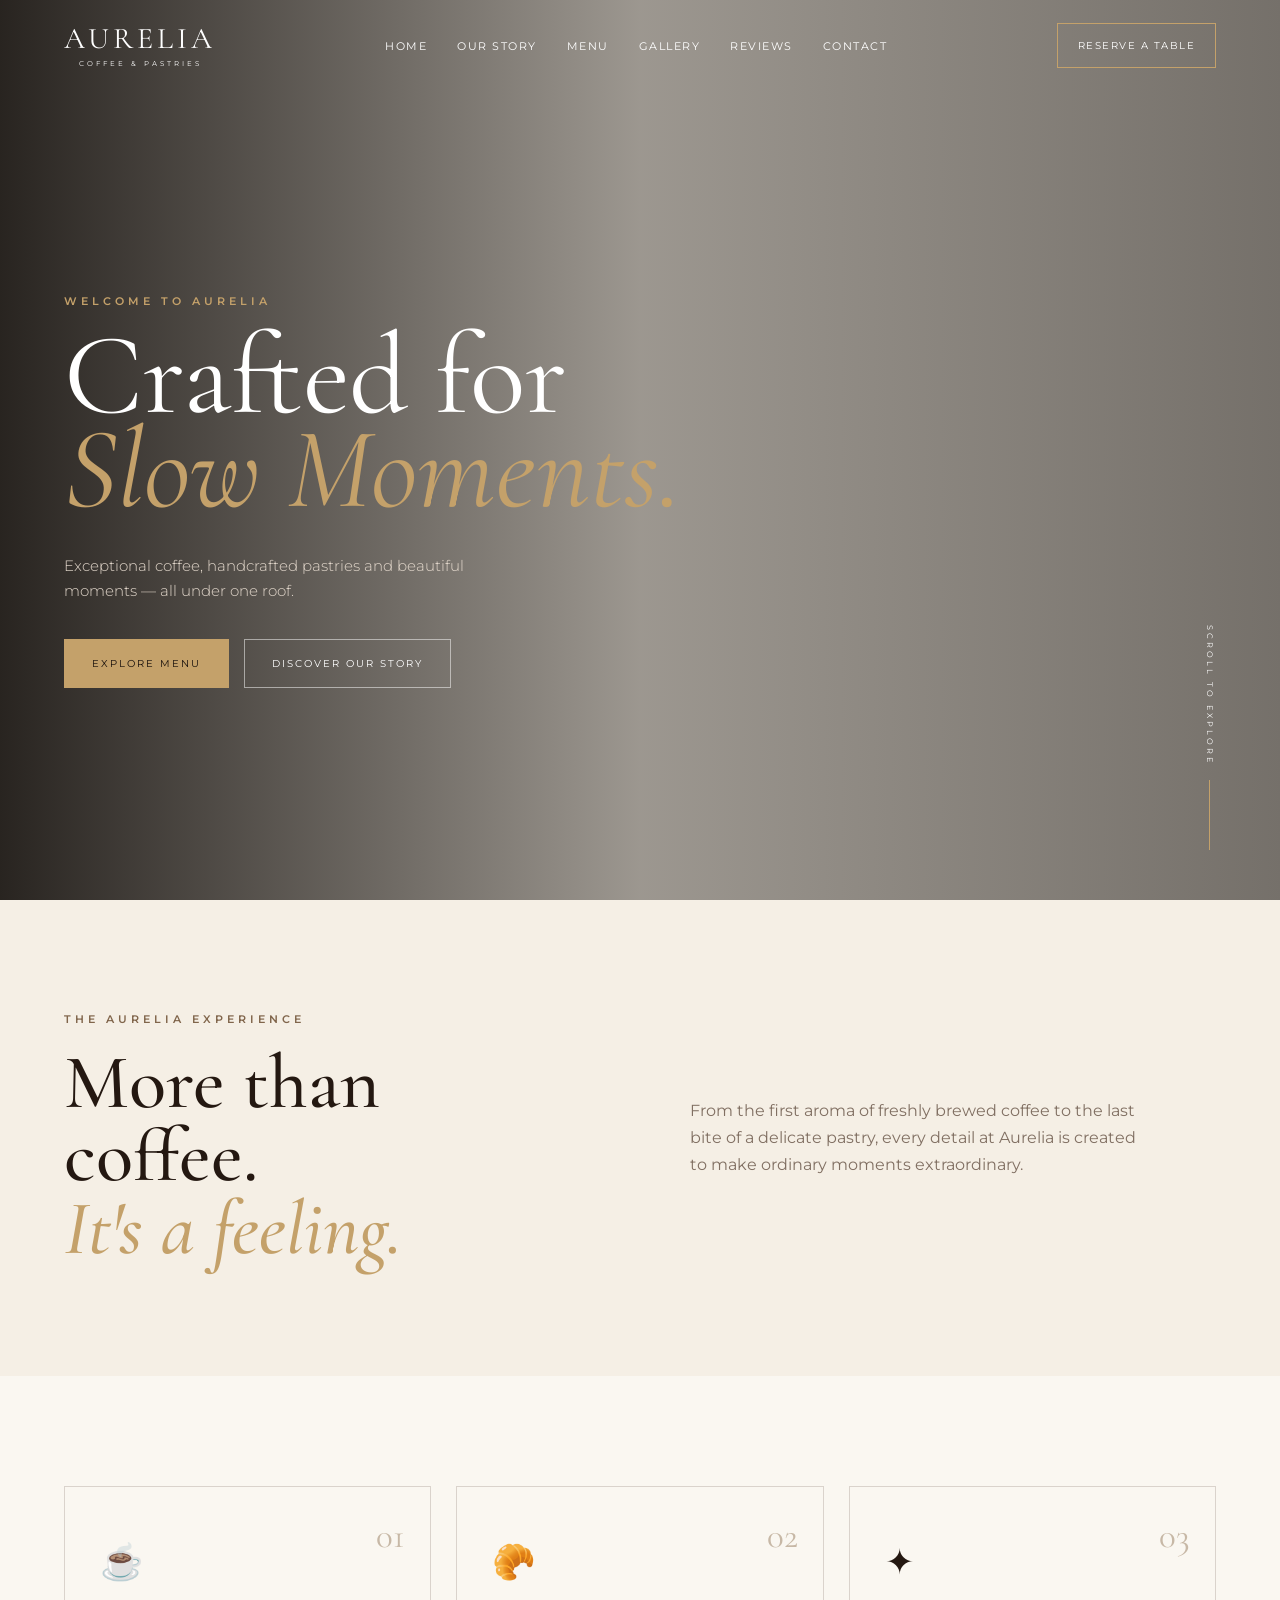
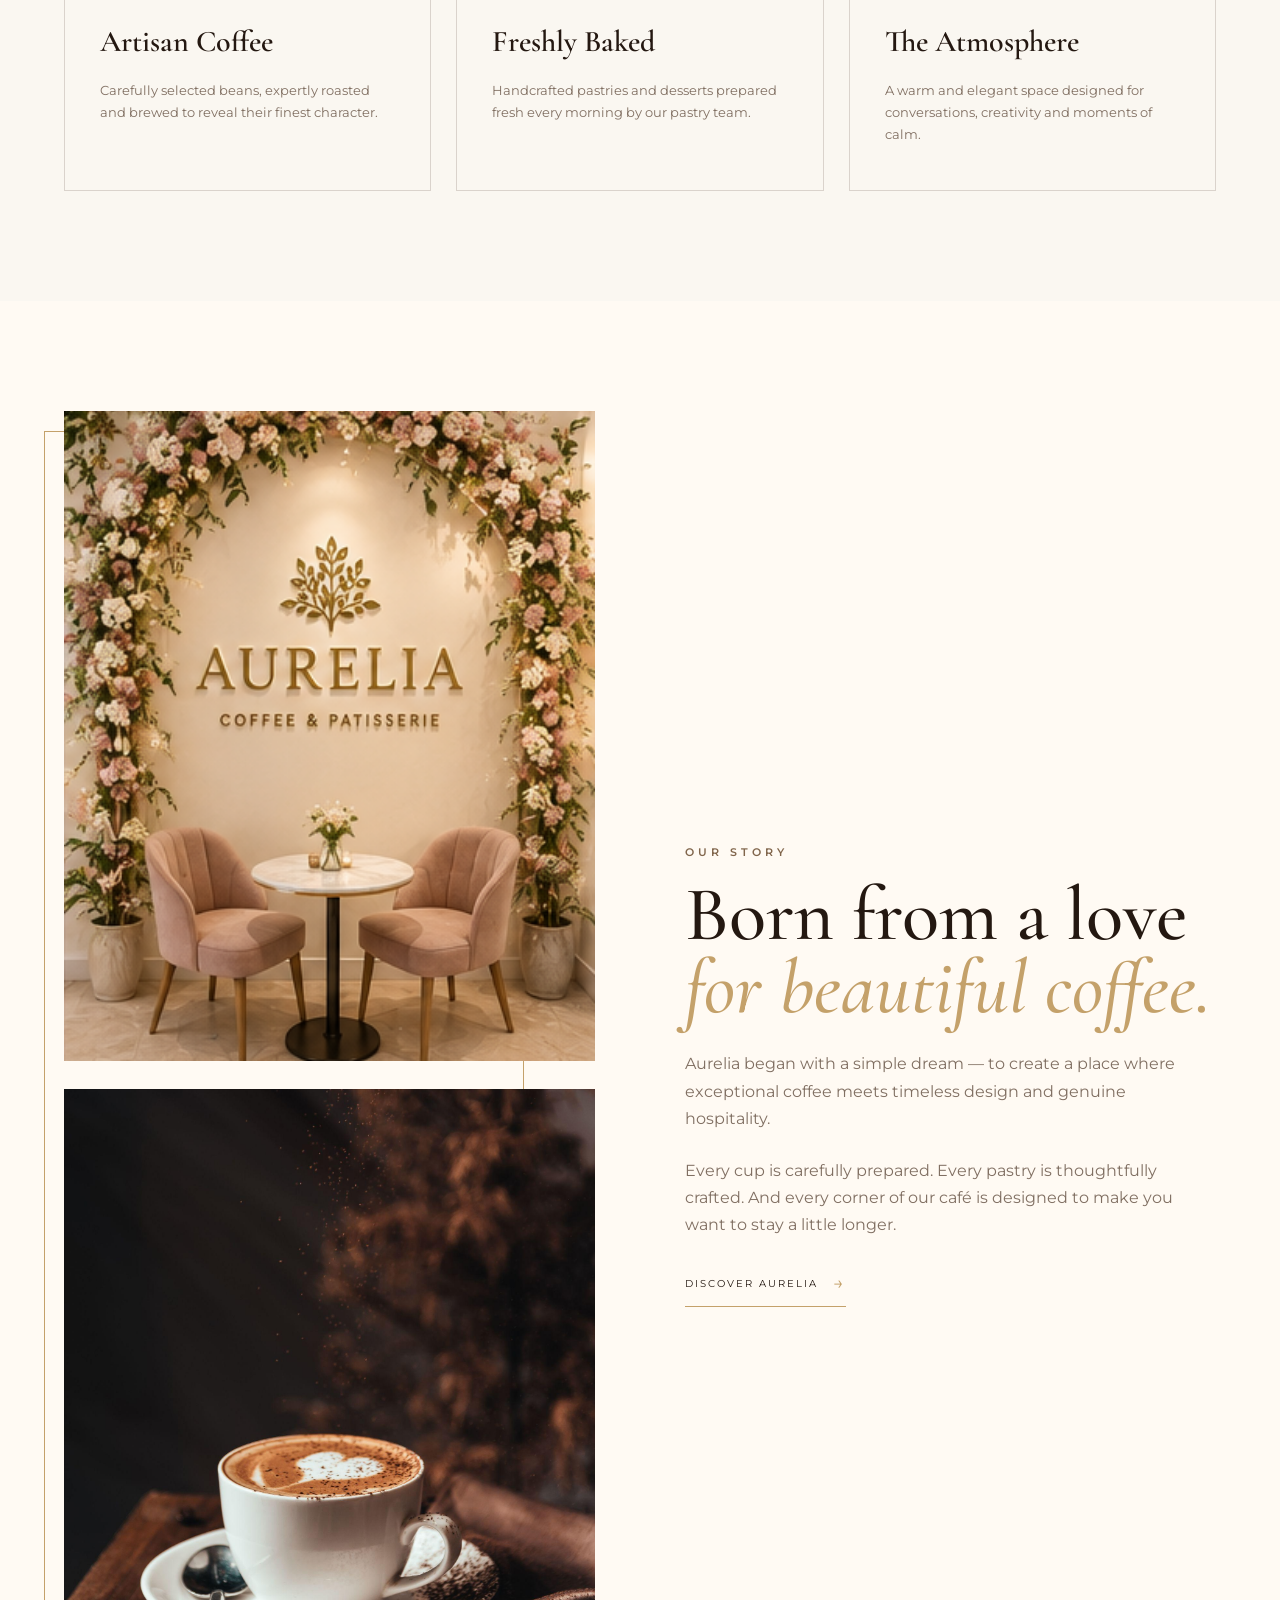
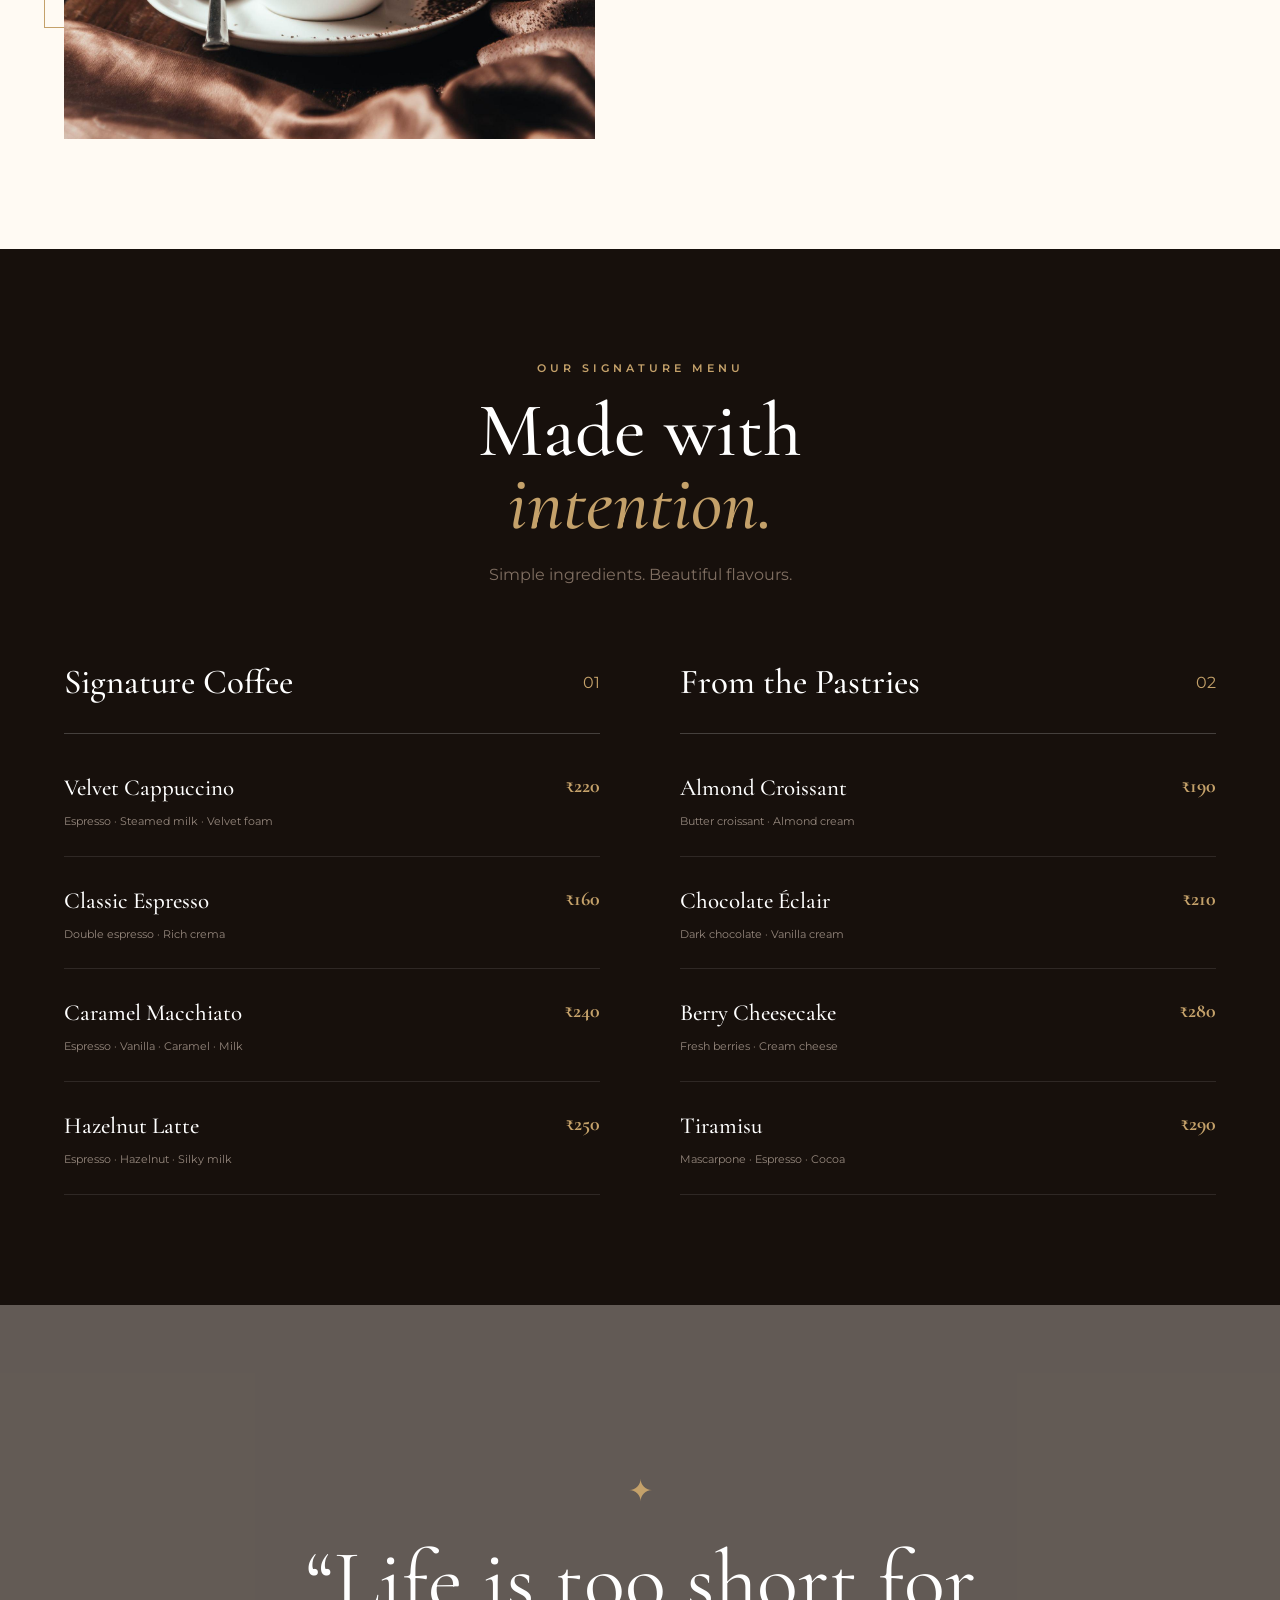
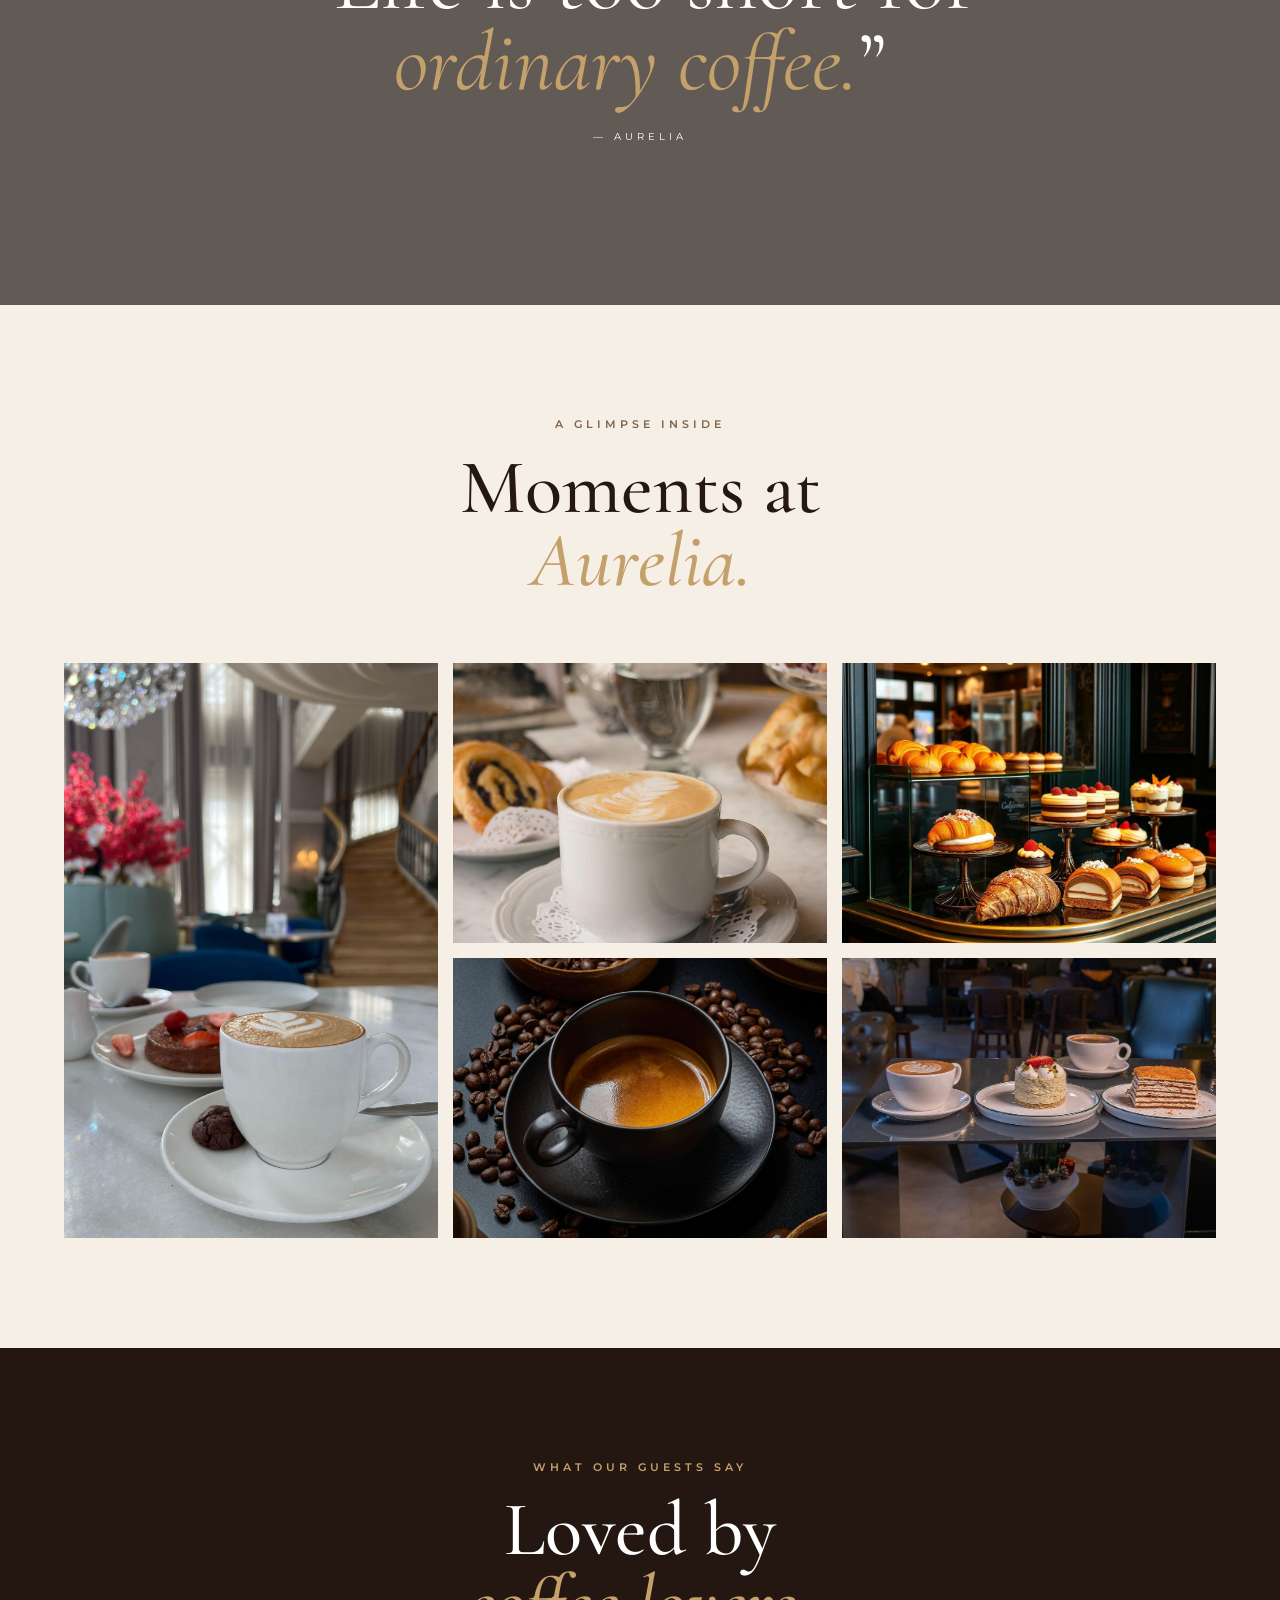
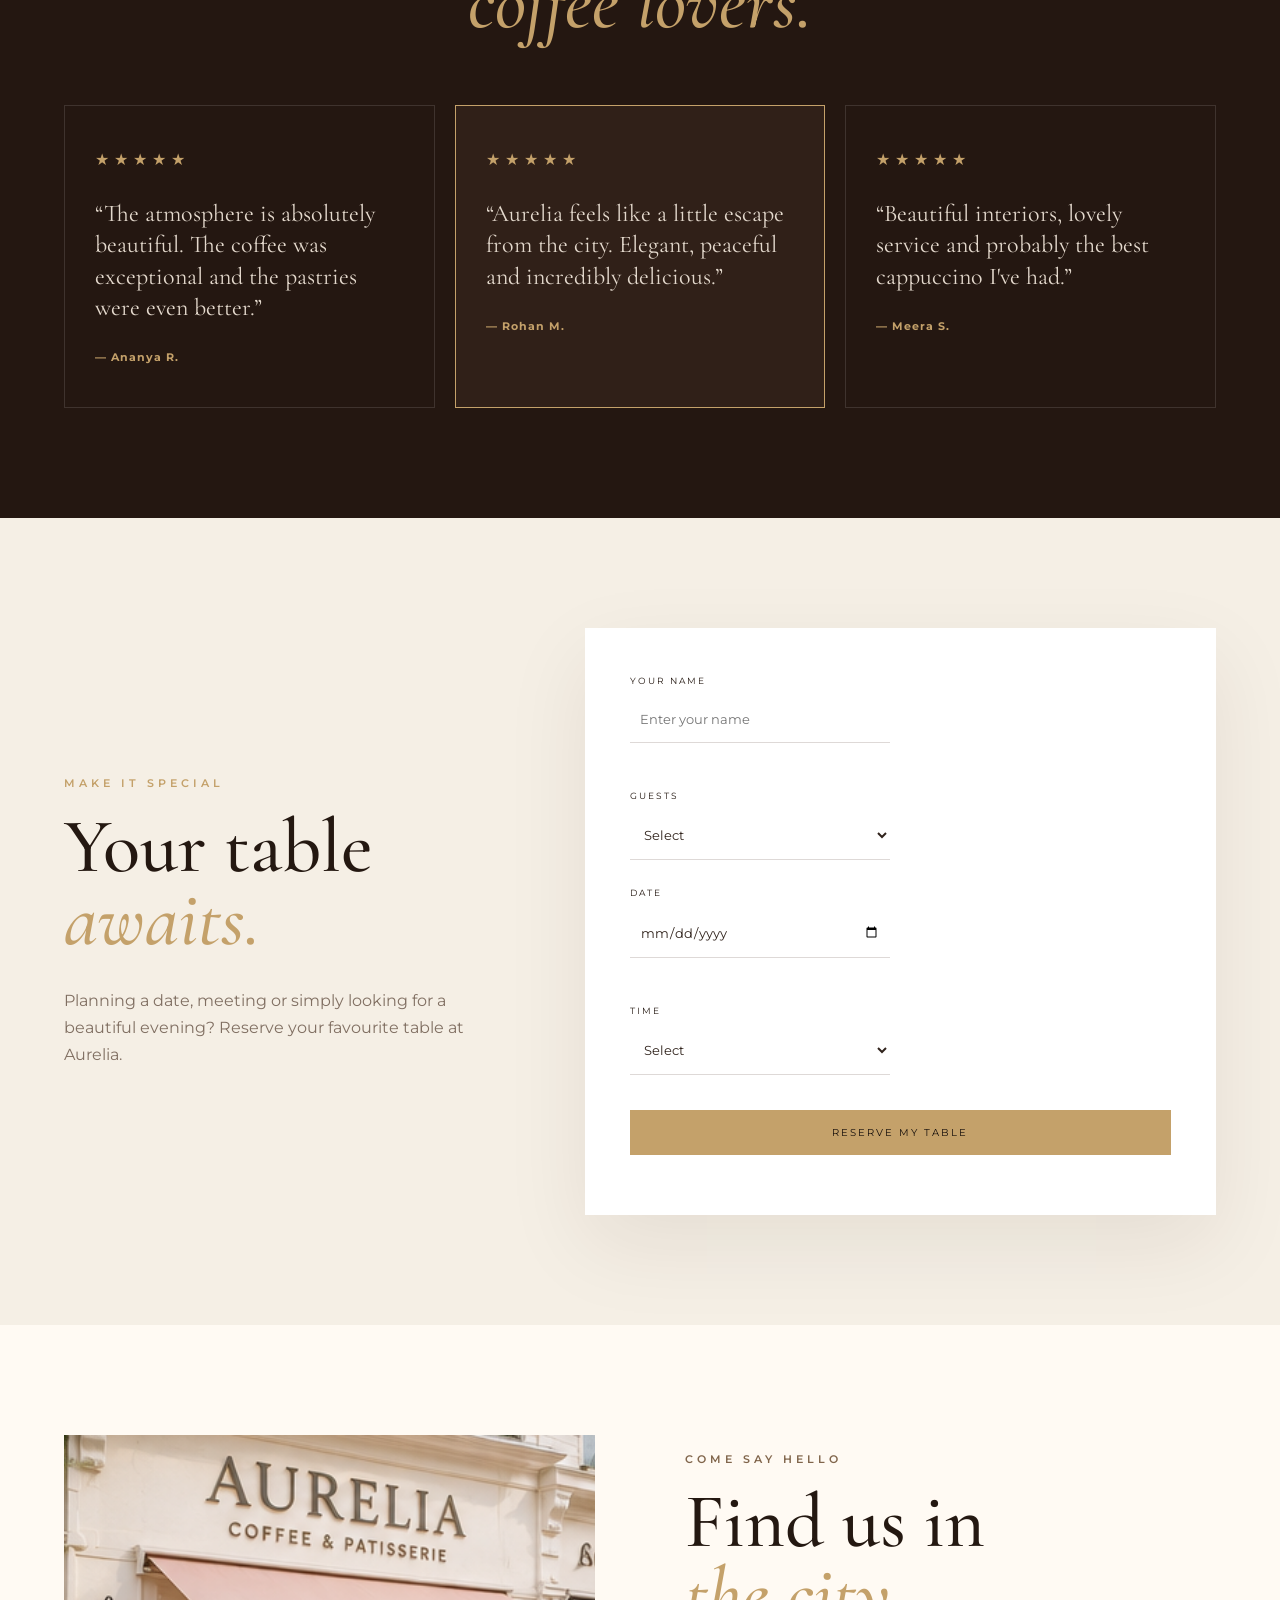
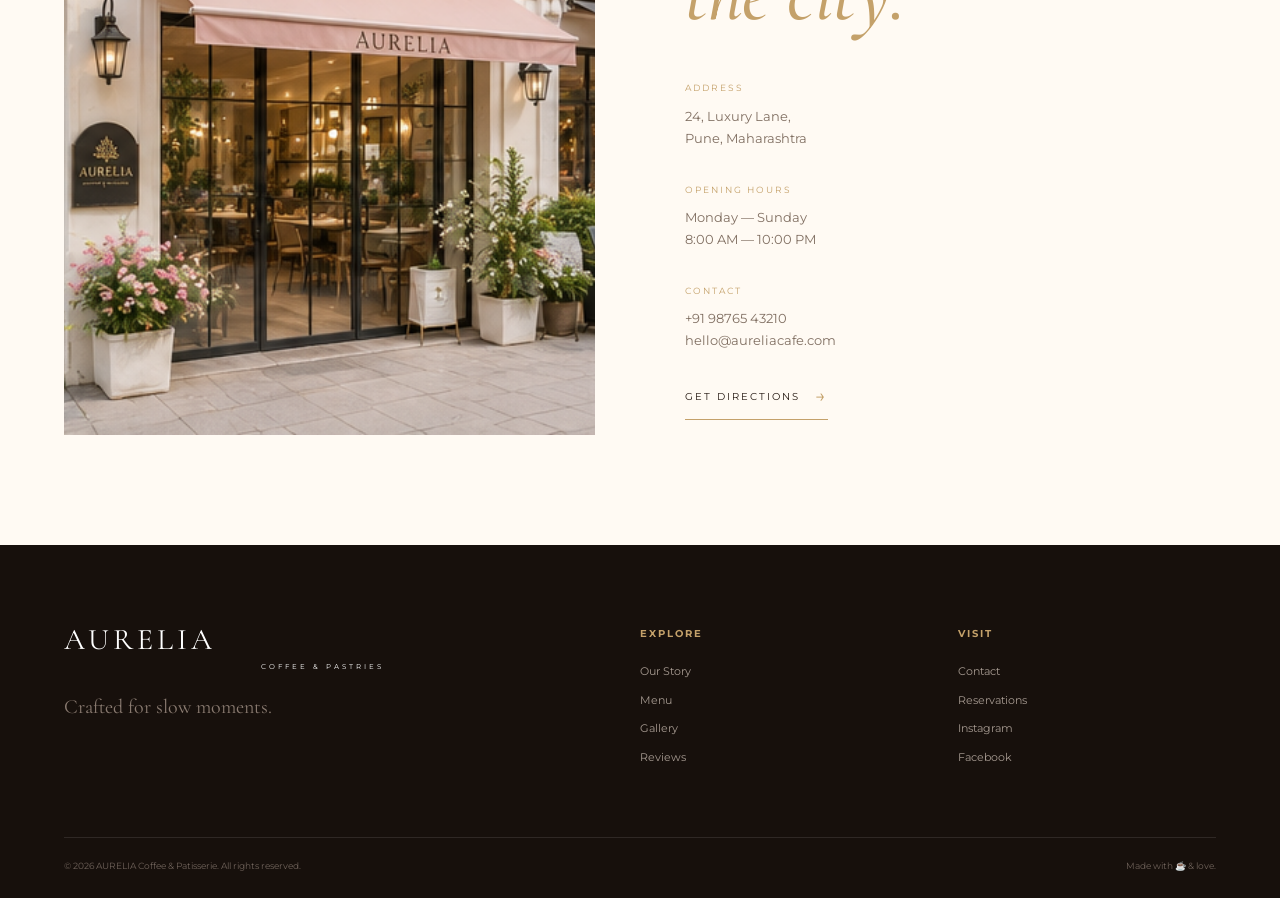
<file: index.html>
<!DOCTYPE html>
<html lang="en">

<head>
    <meta charset="UTF-8">
    <meta name="viewport" content="width=device-width, initial-scale=1.0">

    <meta name="description"
        content="AURELIA Coffee & Patisserie - A luxurious destination for handcrafted coffee, pastries and unforgettable moments.">

    <title>AURELIA | Coffee & Patisserie</title>

    <!-- Google Fonts -->
    <link rel="preconnect" href="https://fonts.googleapis.com">
    <link rel="preconnect" href="https://fonts.gstatic.com" crossorigin>

    <link
        href="https://fonts.googleapis.com/css2?family=Cormorant+Garamond:wght@400;500;600;700&family=Montserrat:wght@300;400;500;600&display=swap"
        rel="stylesheet">

    <!-- CSS -->
    <link rel="stylesheet" href="style.css">
</head>

<body>

    <!-- HEADER -->

    <header class="header">

        <nav class="navbar container">

            <a href="#home" class="logo">
                AURELIA
                <span>COFFEE & PASTRIES </span>
            </a>

            <button class="menu-toggle" aria-label="Open navigation menu">
                <span></span>
                <span></span>
                <span></span>
            </button>

            <ul class="nav-links">
                <li><a href="#home">Home</a></li>
                <li><a href="#about">Our Story</a></li>
                <li><a href="#menu">Menu</a></li>
                <li><a href="#gallery">Gallery</a></li>
                <li><a href="#reviews">Reviews</a></li>
                <li><a href="#contact">Contact</a></li>
            </ul>

            <a href="#reservation" class="nav-button">
                Reserve a Table
            </a>

        </nav>

    </header>


    <!-- ================= MAIN ================= -->

    <main>

        <!-- ================= HERO ================= -->

        <section class="hero" id="home">

            <div class="hero-overlay"></div>

            <div class="hero-content container">

                <p class="eyebrow">WELCOME TO AURELIA</p>

                <h1>
                    Crafted for
                    <span>Slow Moments.</span>
                </h1>

                <p class="hero-text">
                    Exceptional coffee, handcrafted pastries and
                    beautiful moments — all under one roof.
                </p>

                <div class="hero-buttons">

                    <a href="#menu" class="primary-button">
                        Explore Menu
                    </a>

                    <a href="#about" class="secondary-button">
                        Discover Our Story
                    </a>

                </div>

            </div>

            <div class="scroll-indicator">
                <span>SCROLL TO EXPLORE</span>
                <div></div>
            </div>

        </section>


        <!-- ================= INTRO ================= -->

        <section class="intro section">

            <div class="container intro-content">

                <div>
                    <p class="eyebrow dark">THE AURELIA EXPERIENCE</p>

                    <h2>
                        More than coffee.
                        <span>It's a feeling.</span>
                    </h2>
                </div>

                <p class="intro-description">
                    From the first aroma of freshly brewed coffee to the
                    last bite of a delicate pastry, every detail at Aurelia
                    is created to make ordinary moments extraordinary.
                </p>

            </div>

        </section>


        <!-- ================= FEATURES ================= -->

        <section class="features section">

            <div class="container feature-grid">

                <article class="feature-card reveal">

                    <div class="feature-number">01</div>

                    <div class="feature-icon">☕</div>

                    <h3>Artisan Coffee</h3>

                    <p>
                        Carefully selected beans, expertly roasted and
                        brewed to reveal their finest character.
                    </p>

                </article>


                <article class="feature-card reveal">

                    <div class="feature-number">02</div>

                    <div class="feature-icon">🥐</div>

                    <h3>Freshly Baked</h3>

                    <p>
                        Handcrafted pastries and desserts prepared
                        fresh every morning by our pastry team.
                    </p>

                </article>


                <article class="feature-card reveal">

                    <div class="feature-number">03</div>

                    <div class="feature-icon">✦</div>

                    <h3>The Atmosphere</h3>

                    <p>
                        A warm and elegant space designed for conversations,
                        creativity and moments of calm.
                    </p>

                </article>

            </div>

        </section>


        <!-- ABOUT -->

        <section class="about section" id="about">

            <div class="container about-grid">

                <div class="about-image reveal">
                    <img src="images/aureliaa .png" width="300"
                        alt="Elegant Aurelia cafe interior"><br>
                        
                        <img src="images/coffe2.jpg" width="300"/>
                </div>

                <div class="about-content reveal">

                    <p class="eyebrow dark">
                        OUR STORY
                    </p>

                    <h2>
                        Born from a love
                        <span>for beautiful coffee.</span>
                    </h2>

                    <p>
                        Aurelia began with a simple dream — to create a
                        place where exceptional coffee meets timeless
                        design and genuine hospitality.
                    </p>

                    <p>
                        Every cup is carefully prepared. Every pastry is
                        thoughtfully crafted. And every corner of our café
                        is designed to make you want to stay a little longer.
                    </p>

                    <a href="#contact" class="text-link">
                        Discover Aurelia
                        <span>→</span>
                    </a>

                </div>

            </div>

        </section>


        <!--MENU-->

        <section class="menu-section section" id="menu">

            <div class="container">

                <div class="section-heading reveal">

                    <p class="eyebrow">OUR SIGNATURE MENU</p>

                    <h2>
                        Made with
                        <span>intention.</span>
                    </h2>

                    <p>
                        Simple ingredients. Beautiful flavours.
                    </p>

                </div>


                <div class="menu-grid">

                    <!-- Coffee -->

                    <div class="menu-category reveal">

                        <div class="category-heading">
                            <h3>Signature Coffee</h3>
                            <span>01</span>
                        </div>

                        <article class="menu-item">
                            <div>
                                <h4>Velvet Cappuccino</h4>
                                <p>Espresso · Steamed milk · Velvet foam</p>
                            </div>
                            <strong>₹220</strong>
                        </article>

                        <article class="menu-item">
                            <div>
                                <h4>Classic Espresso</h4>
                                <p>Double espresso · Rich crema</p>
                            </div>
                            <strong>₹160</strong>
                        </article>

                        <article class="menu-item">
                            <div>
                                <h4>Caramel Macchiato</h4>
                                <p>Espresso · Vanilla · Caramel · Milk</p>
                            </div>
                            <strong>₹240</strong>
                        </article>

                        <article class="menu-item">
                            <div>
                                <h4>Hazelnut Latte</h4>
                                <p>Espresso · Hazelnut · Silky milk</p>
                            </div>
                            <strong>₹250</strong>
                        </article>

                    </div>


                    <!-- Pastries -->

                    <div class="menu-category reveal">

                        <div class="category-heading">
                            <h3>From the Pastries</h3>
                            <span>02</span>
                        </div>

                        <article class="menu-item">
                            <div>
                                <h4>Almond Croissant</h4>
                                <p>Butter croissant · Almond cream</p>
                            </div>
                            <strong>₹190</strong>
                        </article>

                        <article class="menu-item">
                            <div>
                                <h4>Chocolate Éclair</h4>
                                <p>Dark chocolate · Vanilla cream</p>
                            </div>
                            <strong>₹210</strong>
                        </article>

                        <article class="menu-item">
                            <div>
                                <h4>Berry Cheesecake</h4>
                                <p>Fresh berries · Cream cheese</p>
                            </div>
                            <strong>₹280</strong>
                        </article>

                        <article class="menu-item">
                            <div>
                                <h4>Tiramisu</h4>
                                <p>Mascarpone · Espresso · Cocoa</p>
                            </div>
                            <strong>₹290</strong>
                        </article>

                    </div>

                </div>

            </div>

        </section>


        <!--QUOTE -->

        <section class="quote-section">

            <div class="quote-overlay"></div>

            <div class="container quote-content reveal">

                <span>✦</span>

                <blockquote>
                    “Life is too short for
                    <em>ordinary coffee.</em>”
                </blockquote>

                <p>— AURELIA</p>

            </div>

        </section>


        <!-- GALLERY -->
        <section class="gallery section" id="gallery">

            <div class="container">

                <div class="section-heading reveal">

                    <p class="eyebrow dark">A GLIMPSE INSIDE</p>

                    <h2>
                        Moments at
                        <span>Aurelia.</span>
                    </h2>

                </div>


                <div class="gallery-grid">

                    <figure class="gallery-item gallery-large reveal">
                        <img src="images/galley1.jpg" width="400"
                            alt="Luxury cafe interior">
                        <figcaption>Coffee & Conversations</figcaption>
                    </figure>


                    <figure class="gallery-item reveal">
                        <img src="images/gallery3.jpg" width="400"
                             alt="Fresh coffee">
                        <figcaption>Freshly Brewed</figcaption>
                    </figure>


                    <figure class="gallery-item reveal">
                        <img src="images/pastries2.jpg" width="400"
                            alt="Fresh pastry">
                        <figcaption>Handcrafted Pastries</figcaption>
                    </figure>


                    <figure class="gallery-item reveal">
                        <img src="images/coffe3.jpg" width="400"
                            alt="Coffee being prepared">
                        <figcaption>The Art of Coffee</figcaption>
                    </figure>


                    <figure class="gallery-item reveal">
                        <img src="images/cafe table.jpg" width="400"
                            alt="Cafe table">
                        <figcaption>Slow Mornings</figcaption>
                    </figure>

                </div>

            </div>

        </section>


        <!--REVIEWS -->

        <section class="reviews section" id="reviews">

            <div class="container">

                <div class="section-heading reveal">

                    <p class="eyebrow">WHAT OUR GUESTS SAY</p>

                    <h2>
                        Loved by
                        <span>coffee lovers.</span>
                    </h2>

                </div>


                <div class="reviews-grid">

                    <article class="review-card reveal">

                        <div class="stars">★★★★★</div>

                        <p>
                            “The atmosphere is absolutely beautiful.
                            The coffee was exceptional and the pastries
                            were even better.”
                        </p>

                        <h4>— Ananya R.</h4>

                    </article>


                    <article class="review-card featured-review reveal">

                        <div class="stars">★★★★★</div>

                        <p>
                            “Aurelia feels like a little escape from the
                            city. Elegant, peaceful and incredibly delicious.”
                        </p>

                        <h4>— Rohan M.</h4>

                    </article>


                    <article class="review-card reveal">

                        <div class="stars">★★★★★</div>

                        <p>
                            “Beautiful interiors, lovely service and
                            probably the best cappuccino I've had.”
                        </p>

                        <h4>— Meera S.</h4>

                    </article>

                </div>

            </div>

        </section>


        <!--RESERVATION -->

        <section class="reservation section" id="reservation">

            <div class="container reservation-grid">

                <div class="reservation-content reveal">

                    <p class="eyebrow">MAKE IT SPECIAL</p>

                    <h2>
                        Your table
                        <span>awaits.</span>
                    </h2>

                    <p>
                        Planning a date, meeting or simply looking for
                        a beautiful evening? Reserve your favourite table
                        at Aurelia.
                    </p>

                </div>


                <form class="reservation-form reveal" id="reservationForm">

                    <div class="form-row">

                        <div class="form-group">
                            <label for="name">Your Name</label>
                            <input type="text" id="name" name="name"
                                placeholder="Enter your name" required>
                        </div><br>

                        <div class="form-group">
                            <label for="guests">Guests</label>

                            <select id="guests" name="guests" required>
                                <option value="">Select</option>
                                <option>1 Guest</option>
                                <option>2 Guests</option>
                                <option>3 Guests</option>
                                <option>4 Guests</option>
                                <option>5+ Guests</option>
                            </select>
                        </div><br>

                    </div>


                    <div class="form-row">

                        <div class="form-group">
                            <label for="date">Date</label>
                            <input type="date" id="date" name="date" required>
                        </div><br>

                        <div class="form-group">
                            <label for="time">Time</label>

                            <select id="time" name="time" required>
                                <option value="">Select</option>
                                <option>10:00 AM</option>
                                <option>12:00 PM</option>
                                <option>2:00 PM</option>
                                <option>4:00 PM</option>
                                <option>6:00 PM</option>
                                <option>8:00 PM</option>
                            </select>
                        </div><br>

                    </div>


                    <button type="submit" class="primary-button form-button">
                        Reserve My Table
                    </button>

                    <p class="form-message" id="formMessage"></p>

                </form>

            </div>

        </section>


        <!--CONTACT -->

        <section class="contact section" id="contact">

            <div class="container contact-grid">

                <div class="contact-image reveal">

                    <img src="images/coffee shop.png" width="2000"
                        alt="Aurelia coffee shop">

                </div>


                <div class="contact-content reveal">

                    <p class="eyebrow dark">COME SAY HELLO</p>

                    <h2>
                        Find us in
                        <span>the city.</span>
                    </h2>


                    <div class="contact-details">

                        <div>
                            <small>ADDRESS</small>
                            <p>24, Luxury Lane,<br>Pune, Maharashtra</p>
                        </div>

                        <div>
                            <small>OPENING HOURS</small>
                            <p>
                                Monday — Sunday<br>
                                8:00 AM — 10:00 PM
                            </p>
                        </div>

                        <div>
                            <small>CONTACT</small>
                            <p>
                                +91 98765 43210<br>
                                hello@aureliacafe.com
                            </p>
                        </div>

                    </div>


                    <a href="#" class="text-link">
                        Get Directions
                        <span>→</span>
                    </a>

                </div>

            </div>

        </section>

    </main>


    <!-- FOOTER -->

    <footer class="footer">

        <div class="container footer-grid">

            <div class="footer-brand">

                <a href="#home" class="logo">
                    AURELIA
                    <span>COFFEE & PASTRIES</span>
                </a>

                <p>
                    Crafted for slow moments.
                </p>

            </div>


            <div class="footer-links">

                <h4>Explore</h4>

                <a href="#about">Our Story</a>
                <a href="#menu">Menu</a>
                <a href="#gallery">Gallery</a>
                <a href="#reviews">Reviews</a>

            </div>


            <div class="footer-links">

                <h4>Visit</h4>

                <a href="#contact">Contact</a>
                <a href="#reservation">Reservations</a>
                <a href="https://www.instagram.com/">Instagram</a>
                <a href="https://www.facebook.com/">Facebook</a>

            </div>

        </div>


        <div class="footer-bottom container">

            <p>
                © 2026 AURELIA Coffee & Patisserie. All rights reserved.
            </p>

            <p>
                Made with ☕ & love.
            </p>

        </div>

    </footer>


    <!-- ================= JAVASCRIPT ================= -->

    <script src="script.js"></script>

</body>

</html>
</file>
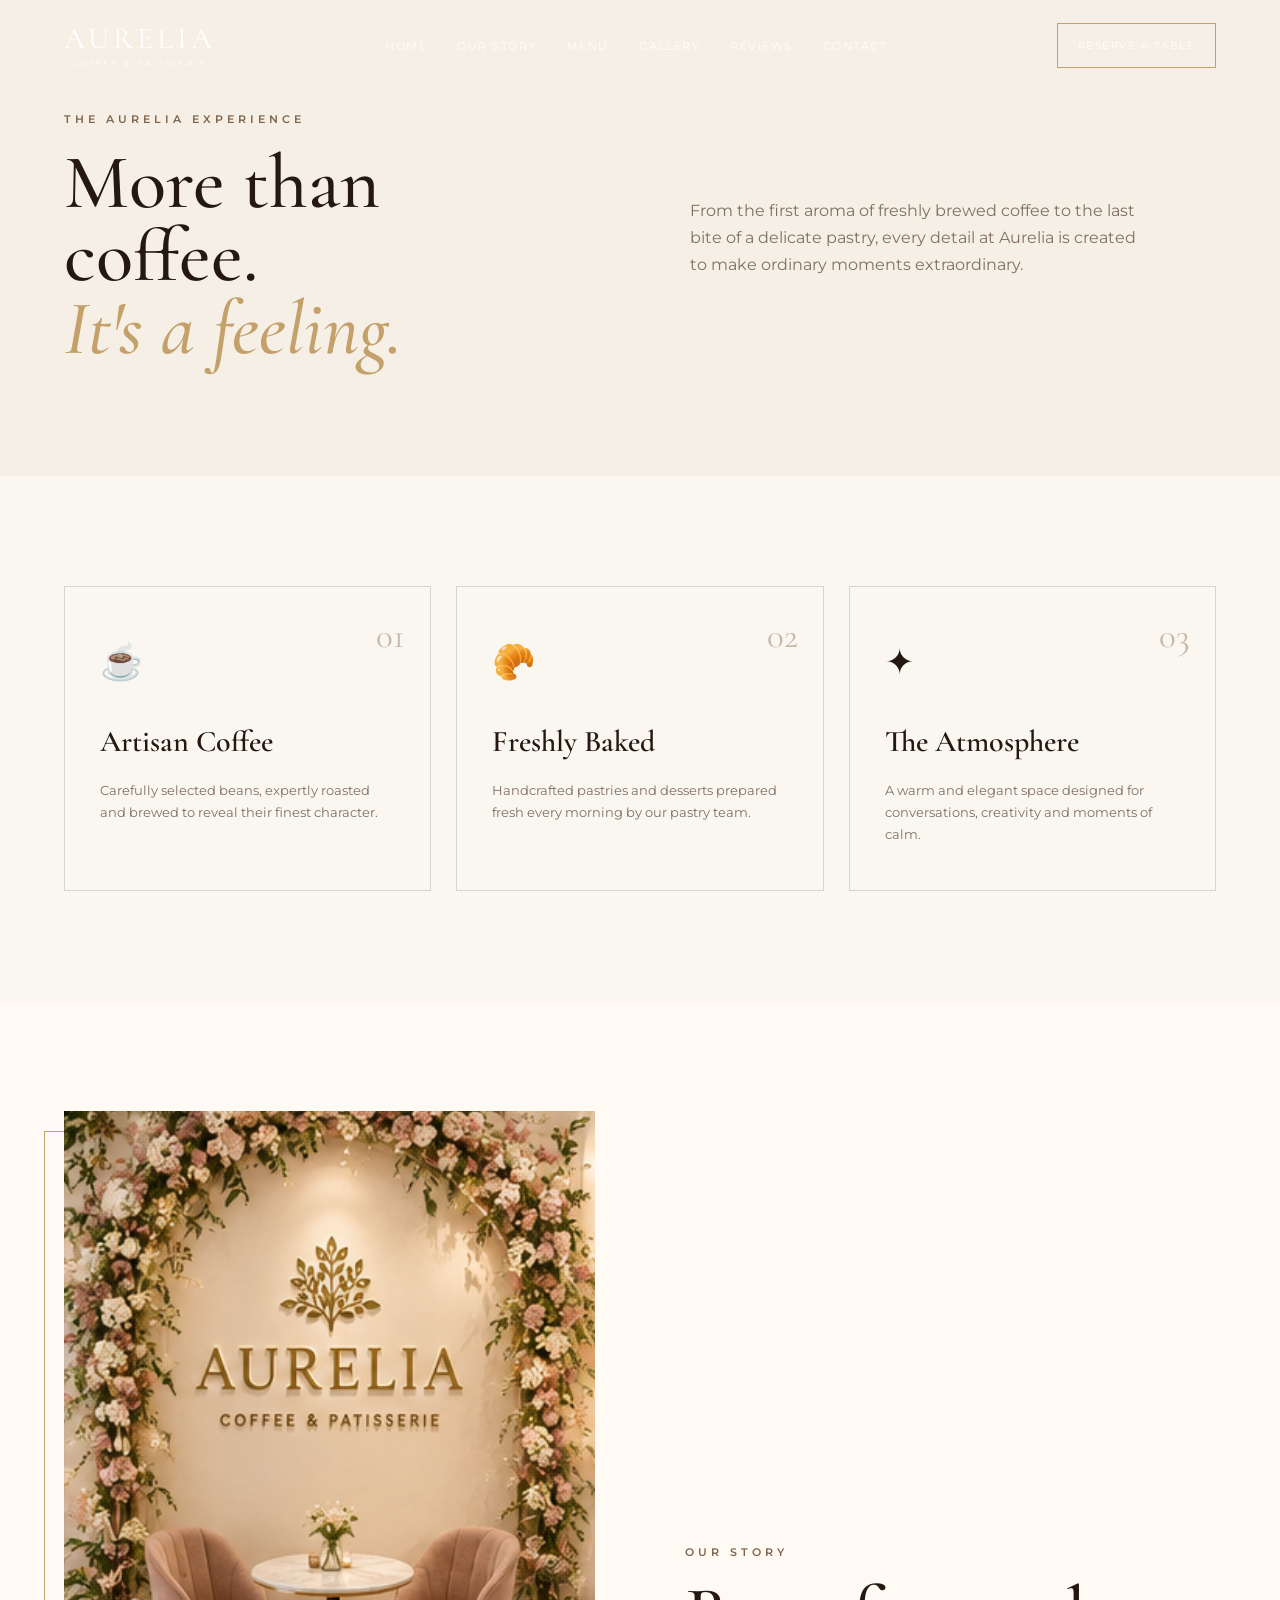
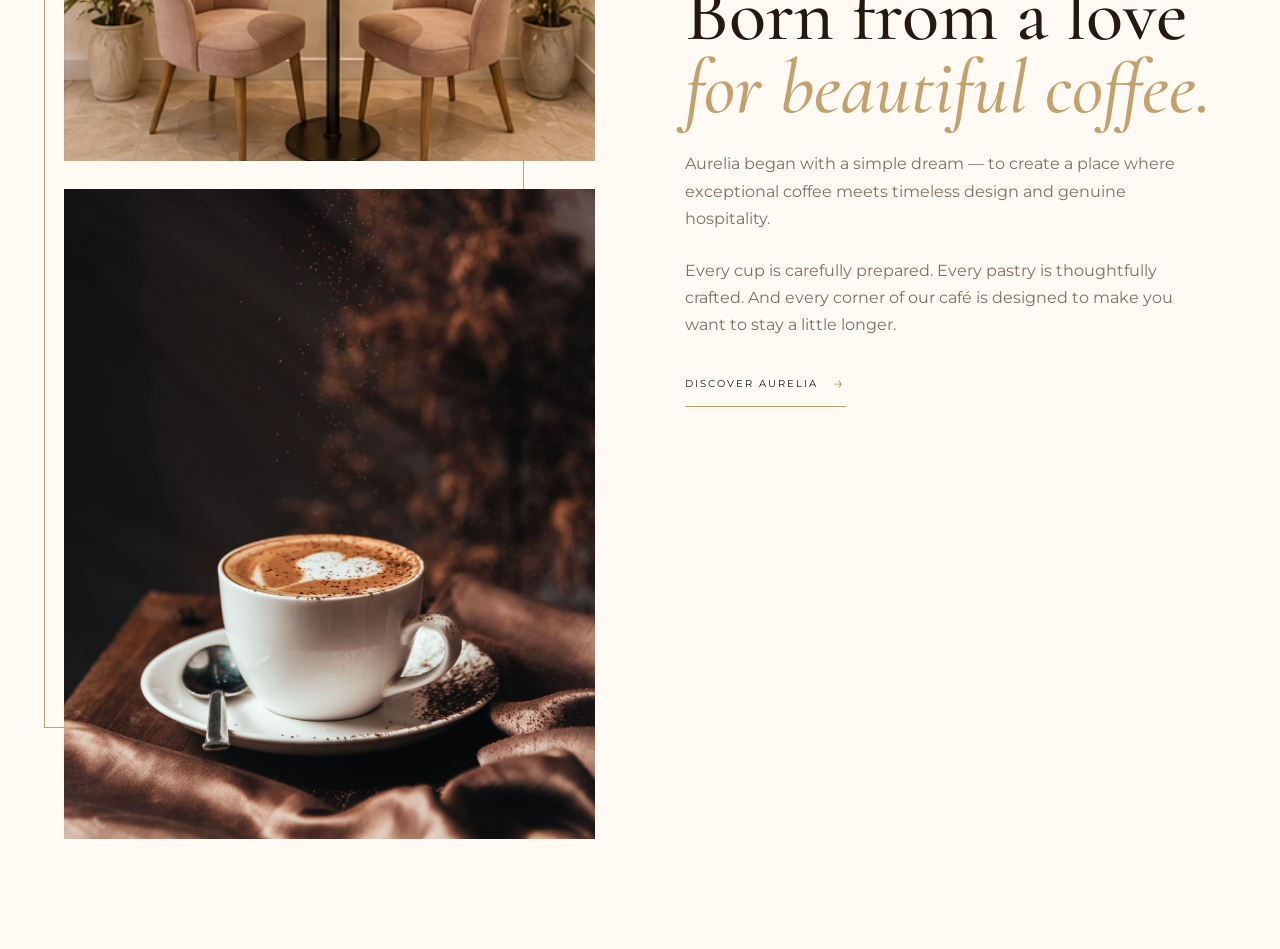
<file: about.html>
<!DOCTYPE html>
<html lang="en">

<head>
    <meta charset="UTF-8">
    <meta name="viewport" content="width=device-width, initial-scale=1.0">

    <meta name="description"
        content="AURELIA Coffee & Patisserie - A luxurious destination for handcrafted coffee, pastries and unforgettable moments.">

    <title>AURELIA | Coffee & Patisserie</title>

    <!-- Google Fonts -->
    <link rel="preconnect" href="https://fonts.googleapis.com">
    <link rel="preconnect" href="https://fonts.gstatic.com" crossorigin>

    <link
        href="https://fonts.googleapis.com/css2?family=Cormorant+Garamond:wght@400;500;600;700&family=Montserrat:wght@300;400;500;600&display=swap"
        rel="stylesheet">

    <!-- CSS -->
    <link rel="stylesheet" href="style.css">
</head>

<body>

    <!-- HEADER -->

    <header class="header">

        <nav class="navbar container">

            <a href="#home" class="logo">
                AURELIA
                <span>COFFEE & PATISSERIE</span>
            </a>

            <button class="menu-toggle" aria-label="Open navigation menu">
                <span></span>
                <span></span>
                <span></span>
            </button>

            <ul class="nav-links">
                <li><a href="#home">Home</a></li>
                <li><a href="#about">Our Story</a></li>
                <li><a href="#menu">Menu</a></li>
                <li><a href="#gallery">Gallery</a></li>
                <li><a href="#reviews">Reviews</a></li>
                <li><a href="#contact">Contact</a></li>
            </ul>

            <a href="#reservation" class="nav-button">
                Reserve a Table
            </a>

        </nav>

    </header>


    <!-- MAIN -->

    <main>

        <!-- INTRO -->

        <section class="intro section">

            <div class="container intro-content">

                <div>
                    <p class="eyebrow dark">THE AURELIA EXPERIENCE</p>

                    <h2>
                        More than coffee.
                        <span>It's a feeling.</span>
                    </h2>
                </div>

                <p class="intro-description">
                    From the first aroma of freshly brewed coffee to the
                    last bite of a delicate pastry, every detail at Aurelia
                    is created to make ordinary moments extraordinary.
                </p>

            </div>

        </section>


        <!-- FEATURES -->

        <section class="features section">

            <div class="container feature-grid">

                <article class="feature-card reveal">

                    <div class="feature-number">01</div>

                    <div class="feature-icon">☕</div>

                    <h3>Artisan Coffee</h3>

                    <p>
                        Carefully selected beans, expertly roasted and
                        brewed to reveal their finest character.
                    </p>

                </article>


                <article class="feature-card reveal">

                    <div class="feature-number">02</div>

                    <div class="feature-icon">🥐</div>

                    <h3>Freshly Baked</h3>

                    <p>
                        Handcrafted pastries and desserts prepared
                        fresh every morning by our pastry team.
                    </p>

                </article>


                <article class="feature-card reveal">

                    <div class="feature-number">03</div>

                    <div class="feature-icon">✦</div>

                    <h3>The Atmosphere</h3>

                    <p>
                        A warm and elegant space designed for conversations,
                        creativity and moments of calm.
                    </p>

                </article>

            </div>

        </section>


        <!-- ABOUT -->

        <section class="about section" id="about">

            <div class="container about-grid">

                <div class="about-image reveal">
                    <img src="images/aureliaa .png" width="300"
                        alt="Elegant Aurelia cafe interior"><br>
                        
                        <img src="images/coffe2.jpg" width="300"/>
                </div>

                <div class="about-content reveal">

                    <p class="eyebrow dark">
                        OUR STORY
                    </p>

                    <h2>
                        Born from a love
                        <span>for beautiful coffee.</span>
                    </h2>

                    <p>
                        Aurelia began with a simple dream — to create a
                        place where exceptional coffee meets timeless
                        design and genuine hospitality.
                    </p>

                    <p>
                        Every cup is carefully prepared. Every pastry is
                        thoughtfully crafted. And every corner of our café
                        is designed to make you want to stay a little longer.
                    </p>

                    <a href="#contact" class="text-link">
                        Discover Aurelia
                        <span>→</span>
                    </a>

                </div>

            </div>

        </section>




    <!-- JAVASCRIPT -->

    <script src="script.js"></script>

</body>

</html>
</file>
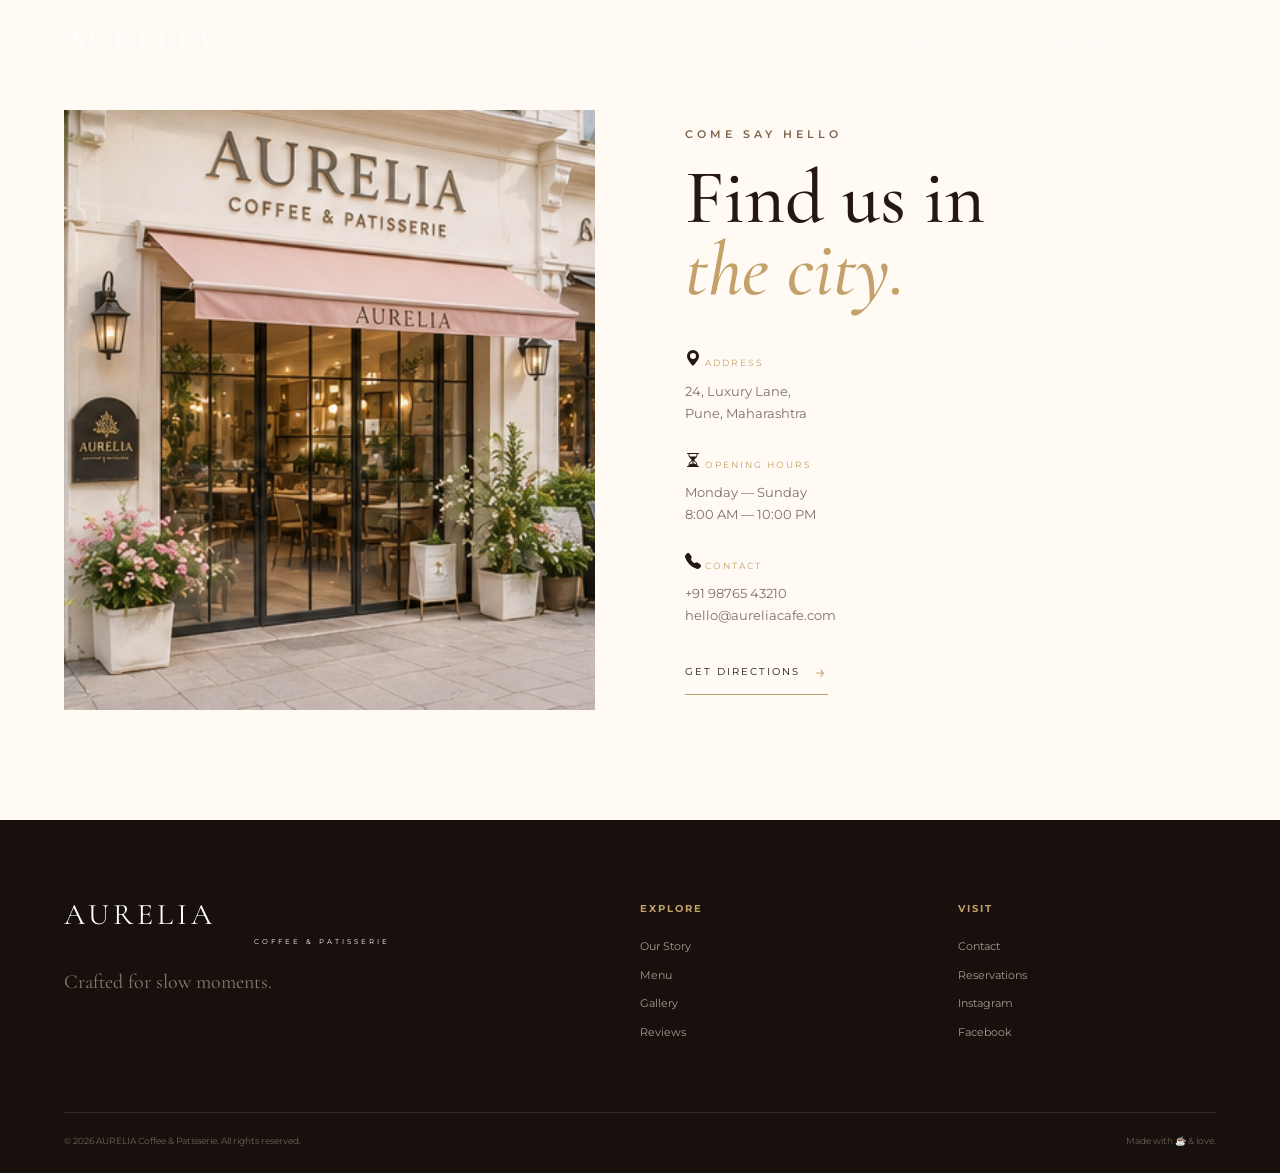
<file: contact.html>
<!DOCTYPE html>
<html lang="en">

<head>
    <meta charset="UTF-8">
    <meta name="viewport" content="width=device-width, initial-scale=1.0">

    <meta name="description"
        content="AURELIA Coffee & Patisserie - A luxurious destination for handcrafted coffee, pastries and unforgettable moments.">

    <title>AURELIA | Coffee & Patisserie</title>

    <!-- Google Fonts -->
    <link rel="preconnect" href="https://fonts.googleapis.com">
    <link rel="preconnect" href="https://fonts.gstatic.com" crossorigin>

    <link
        href="https://fonts.googleapis.com/css2?family=Cormorant+Garamond:wght@400;500;600;700&family=Montserrat:wght@300;400;500;600&display=swap"
        rel="stylesheet">

    <!-- CSS -->
    <link rel="stylesheet" href="style.css">
</head>

<body>

    <!-- HEADER -->

    <header class="header">

        <nav class="navbar container">

            <a href="#home" class="logo">
                AURELIA
                <span>COFFEE & PESTRIEES</span>
            </a>

            <button class="menu-toggle" aria-label="Open navigation menu">
                <span></span>
                <span></span>
                <span></span>
            </button>

            <ul class="nav-links">
                <li><a href="#home">Home</a></li>
                <li><a href="#about">Our Story</a></li>
                <li><a href="#menu">Menu</a></li>
                <li><a href="#gallery">Gallery</a></li>
                <li><a href="#reviews">Reviews</a></li>
                <li><a href="#contact">Contact</a></li>
            </ul>

        </nav>

    </header>   

        <!--  CONTACT -->

        <section class="contact section" id="contact">

            <div class="container contact-grid">

                <div class="contact-image reveal">

                    <img src="images/coffee shop.png" width="2000"
                        alt="Aurelia coffee shop">

                </div>


                <div class="contact-content reveal">

                    <p class="eyebrow dark">COME SAY HELLO</p>

                    <h2>
                        Find us in
                        <span>the city.</span>
                    </h2>


                    <div class="contact-details">

                        <div>
                            <svg xmlns="http://www.w3.org/2000/svg" width="16" height="16" fill="currentColor" class="bi bi-geo-alt-fill" viewBox="0 0 16 16">
  <path d="M8 16s6-5.686 6-10A6 6 0 0 0 2 6c0 4.314 6 10 6 10m0-7a3 3 0 1 1 0-6 3 3 0 0 1 0 6"/>
</svg>
                            <small>ADDRESS</small>
                            <p>24, Luxury Lane,<br>Pune, Maharashtra</p>
                        </div>

                        <div>
                            <svg xmlns="http://www.w3.org/2000/svg" width="16" height="16" fill="currentColor" class="bi bi-hourglass-split" viewBox="0 0 16 16">
  <path d="M2.5 15a.5.5 0 1 1 0-1h1v-1a4.5 4.5 0 0 1 2.557-4.06c.29-.139.443-.377.443-.59v-.7c0-.213-.154-.451-.443-.59A4.5 4.5 0 0 1 3.5 3V2h-1a.5.5 0 0 1 0-1h11a.5.5 0 0 1 0 1h-1v1a4.5 4.5 0 0 1-2.557 4.06c-.29.139-.443.377-.443.59v.7c0 .213.154.451.443.59A4.5 4.5 0 0 1 12.5 13v1h1a.5.5 0 0 1 0 1zm2-13v1c0 .537.12 1.045.337 1.5h6.326c.216-.455.337-.963.337-1.5V2zm3 6.35c0 .701-.478 1.236-1.011 1.492A3.5 3.5 0 0 0 4.5 13s.866-1.299 3-1.48zm1 0v3.17c2.134.181 3 1.48 3 1.48a3.5 3.5 0 0 0-1.989-3.158C8.978 9.586 8.5 9.052 8.5 8.351z"/>
</svg>
                            <small>OPENING HOURS</small>
                            <p>
                                Monday — Sunday<br>
                                8:00 AM — 10:00 PM
                            </p>
                        </div>

                        <div>
                            <svg xmlns="http://www.w3.org/2000/svg" width="16" height="16" fill="currentColor" class="bi bi-telephone-fill" viewBox="0 0 16 16">
  <path fill-rule="evenodd" d="M1.885.511a1.745 1.745 0 0 1 2.61.163L6.29 2.98c.329.423.445.974.315 1.494l-.547 2.19a.68.68 0 0 0 .178.643l2.457 2.457a.68.68 0 0 0 .644.178l2.189-.547a1.75 1.75 0 0 1 1.494.315l2.306 1.794c.829.645.905 1.87.163 2.611l-1.034 1.034c-.74.74-1.846 1.065-2.877.702a18.6 18.6 0 0 1-7.01-4.42 18.6 18.6 0 0 1-4.42-7.009c-.362-1.03-.037-2.137.703-2.877z"/>
</svg>
                            <small>CONTACT</small>
                             <p>
                                +91 98765 43210<br>
                                hello@aureliacafe.com
                            </p>
                        </div>

                    </div>


                    <a href="#" class="text-link">
                        Get Directions
                        <span>→</span>
                    </a>

                </div>

            </div>

        </section>

    </main>


    <!-- FOOTER-->

    <footer class="footer">

        <div class="container footer-grid">

            <div class="footer-brand">

                <a href="#home" class="logo">
                    AURELIA
                    <span>COFFEE & PATISSERIE</span>
                </a>

                <p>
                    Crafted for slow moments.
                </p>

            </div>


            <div class="footer-links">

                <h4>Explore</h4>

                <a href="#about">Our Story</a>
                <a href="#menu">Menu</a>
                <a href="#gallery">Gallery</a>
                <a href="#reviews">Reviews</a>

            </div>


            <div class="footer-links">

                <h4>Visit</h4>

                <a href="#contact">Contact</a>
                <a href="#reservation">Reservations</a>
                <a href="#">Instagram</a>
                <a href="#">Facebook</a>

            </div>

        </div>


        <div class="footer-bottom container">

            <p>
                © 2026 AURELIA Coffee & Patisserie. All rights reserved.
            </p>

            <p>
                Made with ☕ & love.
            </p>

        </div>

    </footer>


    <!--  JAVASCRIPT -->

    <script src="script.js"></script>

</body>

</html>
</file>
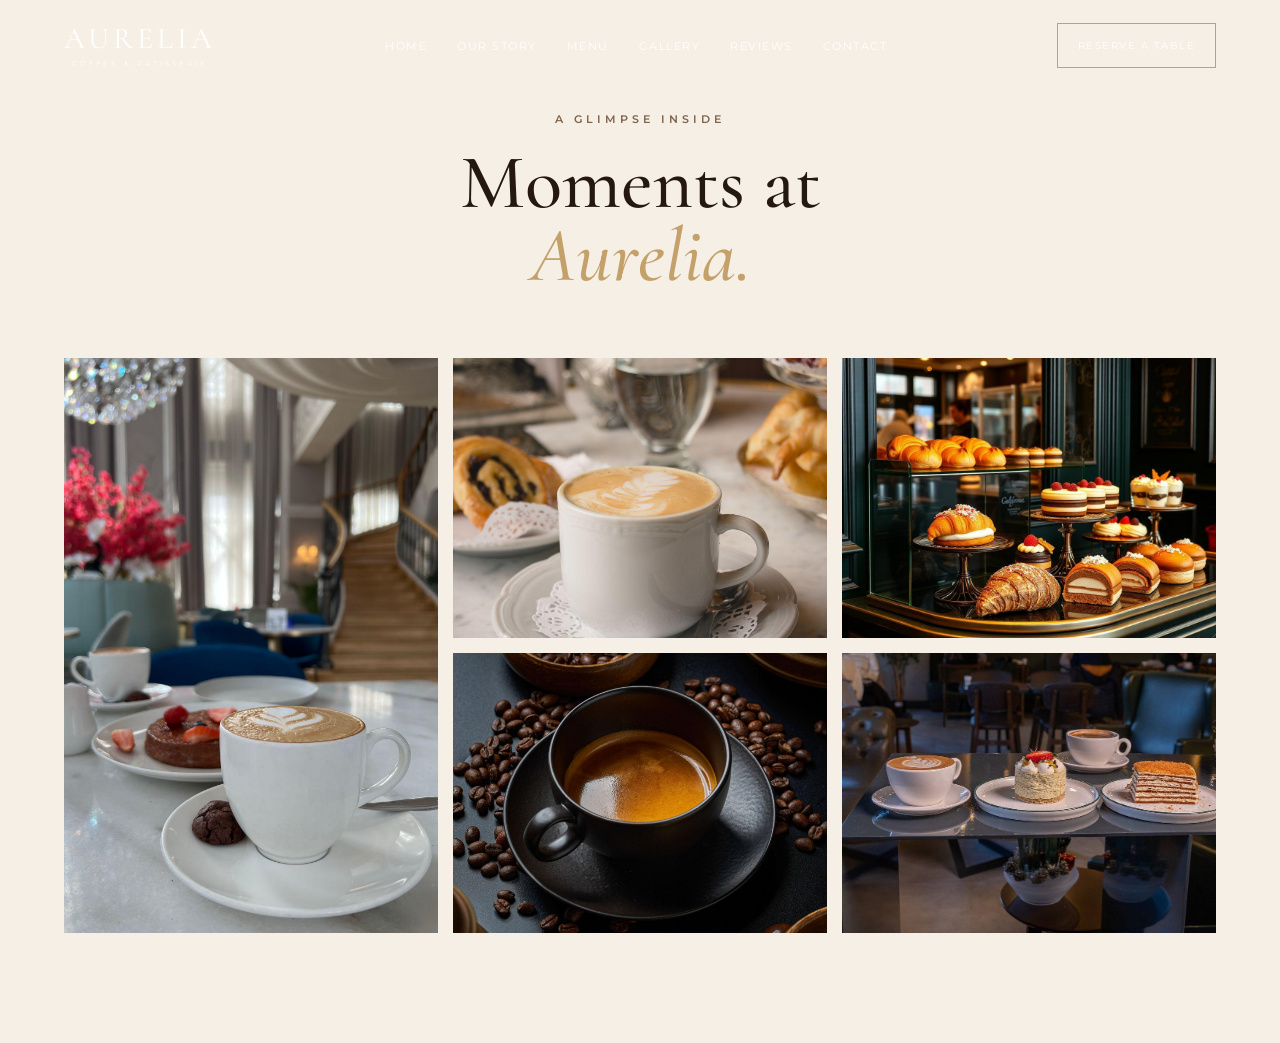
<file: gellery.html>
<!DOCTYPE html>
<html lang="en">

<head>
    <meta charset="UTF-8">
    <meta name="viewport" content="width=device-width, initial-scale=1.0">

    <meta name="description"
        content="AURELIA Coffee & Patisserie - A luxurious destination for handcrafted coffee, pastries and unforgettable moments.">

    <title>AURELIA | Coffee & Patisserie</title>

    <!-- Google Fonts -->
    <link rel="preconnect" href="https://fonts.googleapis.com">
    <link rel="preconnect" href="https://fonts.gstatic.com" crossorigin>

    <link
        href="https://fonts.googleapis.com/css2?family=Cormorant+Garamond:wght@400;500;600;700&family=Montserrat:wght@300;400;500;600&display=swap"
        rel="stylesheet">

    <!-- CSS -->
    <link rel="stylesheet" href="style.css">
</head>

<body>

    <!-- HEADER -->

    <header class="header">

        <nav class="navbar container">

            <a href="#home" class="logo">
                AURELIA
                <span>COFFEE & PATISSERIE</span>
            </a>

            <button class="menu-toggle" aria-label="Open navigation menu">
                <span></span>
                <span></span>
                <span></span>
            </button>

            <ul class="nav-links">
                <li><a href="#home">Home</a></li>
                <li><a href="#about">Our Story</a></li>
                <li><a href="#menu">Menu</a></li>
                <li><a href="#gallery">Gallery</a></li>
                <li><a href="#reviews">Reviews</a></li>
                <li><a href="#contact">Contact</a></li>
            </ul>

            <a href="#reservation" class="nav-button">
                Reserve a Table
            </a>

        </nav>

    </header>


    <!-- MAIN -->

    <main>

        <!-- GALLERY -->

        <section class="gallery section" id="gallery">

            <div class="container">

                <div class="section-heading reveal">

                    <p class="eyebrow dark">A GLIMPSE INSIDE</p>

                    <h2>
                        Moments at
                        <span>Aurelia.</span>
                    </h2>

                </div>


                <div class="gallery-grid">

                    <figure class="gallery-item gallery-large reveal">
                        <img src="images/galley1.jpg" width="400"
                            alt="Luxury cafe interior">
                        <figcaption>Coffee & Conversations</figcaption>
                    </figure>


                    <figure class="gallery-item reveal">
                        <img src="images/gallery3.jpg" width="400"
                             alt="Fresh coffee">
                        <figcaption>Freshly Brewed</figcaption>
                    </figure>


                    <figure class="gallery-item reveal">
                        <img src="images/pastries2.jpg" width="400"
                            alt="Fresh pastry">
                        <figcaption>Handcrafted Pastries</figcaption>
                    </figure>


                    <figure class="gallery-item reveal">
                        <img src="images/coffe3.jpg" width="400"
                            alt="Coffee being prepared">
                        <figcaption>The Art of Coffee</figcaption>
                    </figure>


                    <figure class="gallery-item reveal">
                        <img src="images/cafe table.jpg" width="400"
                            alt="Cafe table">
                        <figcaption>Slow Mornings</figcaption>
                    </figure>

                </div>

            </div>

        </section>


       


    <!-- JAVASCRIPT -->

    <script src="script.js"></script>

</body>

</html>
</file>
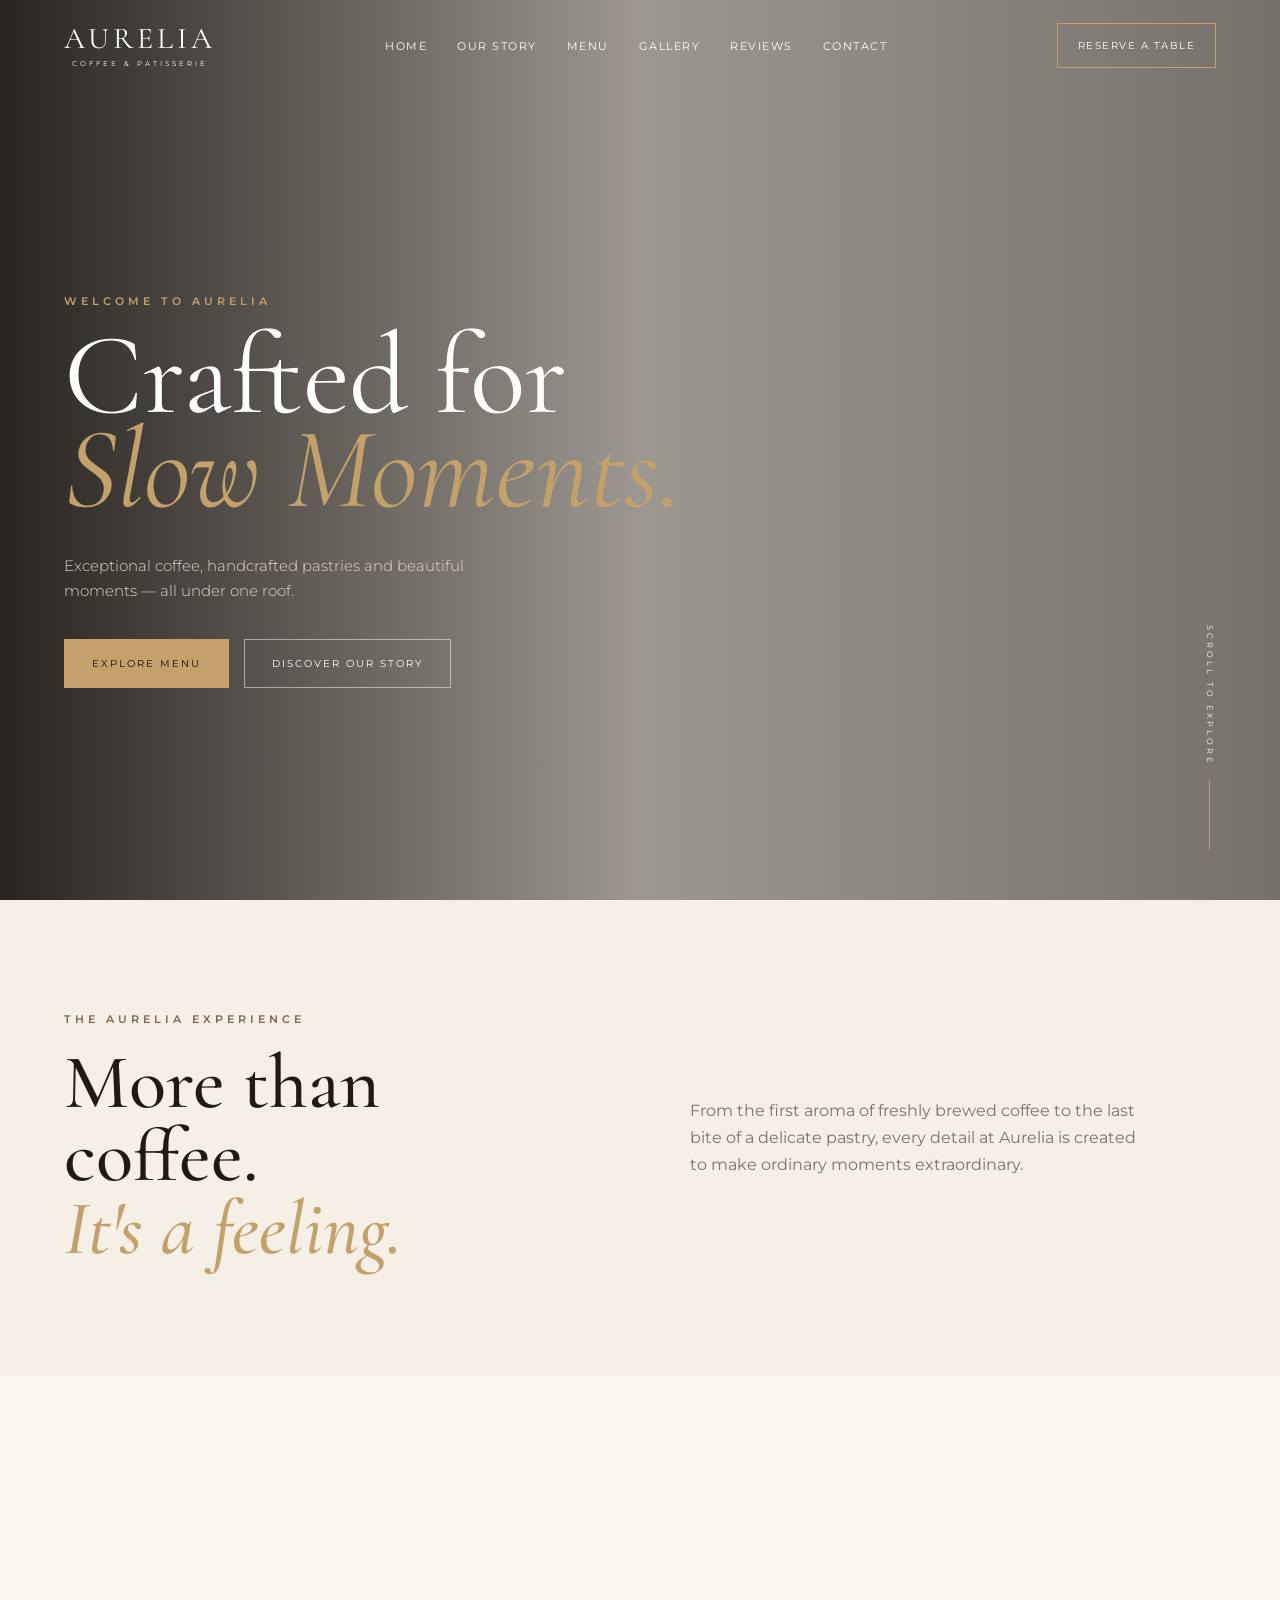
<file: home.html>
<!DOCTYPE html>
<html lang="en">

<head>
    <meta charset="UTF-8">
    <meta name="viewport" content="width=device-width, initial-scale=1.0">

    <meta name="description"
        content="AURELIA Coffee & Patisserie - A luxurious destination for handcrafted coffee, pastries and unforgettable moments.">

    <title>AURELIA | Coffee & Patisserie</title>

    <!-- Google Fonts -->
    <link rel="preconnect" href="https://fonts.googleapis.com">
    <link rel="preconnect" href="https://fonts.gstatic.com" crossorigin>

    <link
        href="https://fonts.googleapis.com/css2?family=Cormorant+Garamond:wght@400;500;600;700&family=Montserrat:wght@300;400;500;600&display=swap"
        rel="stylesheet">

    <!-- CSS -->
    <link rel="stylesheet" href="style.css">
</head>

<body>

    <!-- ================= HEADER ================= -->

    <header class="header">

        <nav class="navbar container">

            <a href="#home" class="logo">
                AURELIA
                <span>COFFEE & PATISSERIE</span>
            </a>

            <button class="menu-toggle" aria-label="Open navigation menu">
                <span></span>
                <span></span>
                <span></span>
            </button>

            <ul class="nav-links">
                <li><a href="#home">Home</a></li>
                <li><a href="#about">Our Story</a></li>
                <li><a href="#menu">Menu</a></li>
                <li><a href="#gallery">Gallery</a></li>
                <li><a href="#reviews">Reviews</a></li>
                <li><a href="#contact">Contact</a></li>
            </ul>

            <a href="#reservation" class="nav-button">
                Reserve a Table
            </a>

        </nav>

    </header>


    <!--  MAIN -->

    <main>

        <!-- HERO -->

        <section class="hero" id="home">

            <div class="hero-overlay"></div>

            <div class="hero-content container">

                <p class="eyebrow">WELCOME TO AURELIA</p>

                <h1>
                    Crafted for
                    <span>Slow Moments.</span>
                </h1>

                <p class="hero-text">
                    Exceptional coffee, handcrafted pastries and
                    beautiful moments — all under one roof.
                </p>

                <div class="hero-buttons">

                    <a href="#menu" class="primary-button">
                        Explore Menu
                    </a>

                    <a href="#about" class="secondary-button">
                        Discover Our Story
                    </a>

                </div>

            </div>

            <div class="scroll-indicator">
                <span>SCROLL TO EXPLORE</span>
                <div></div>
            </div>

        </section>


        <!--INTRO -->

        <section class="intro section">

            <div class="container intro-content">

                <div>
                    <p class="eyebrow dark">THE AURELIA EXPERIENCE</p>

                    <h2>
                        More than coffee.
                        <span>It's a feeling.</span>
                    </h2>
                </div>

                <p class="intro-description">
                    From the first aroma of freshly brewed coffee to the
                    last bite of a delicate pastry, every detail at Aurelia
                    is created to make ordinary moments extraordinary.
                </p>

            </div>

        </section>


        <!-- FEATURES  -->

        <section class="features section">

            <div class="container feature-grid">

                <article class="feature-card reveal">

                    <div class="feature-number">01</div>

                    <div class="feature-icon">☕</div>

                    <h3>Artisan Coffee</h3>

                    <p>
                        Carefully selected beans, expertly roasted and
                        brewed to reveal their finest character.
                    </p>

                </article>


                <article class="feature-card reveal">

                    <div class="feature-number">02</div>

                    <div class="feature-icon">🥐</div>

                    <h3>Freshly Baked</h3>

                    <p>
                        Handcrafted pastries and desserts prepared
                        fresh every morning by our pastry team.
                    </p>

                </article>


                <article class="feature-card reveal">

                    <div class="feature-number">03</div>

                    <div class="feature-icon">✦</div>

                    <h3>The Atmosphere</h3>

                    <p>
                        A warm and elegant space designed for conversations,
                        creativity and moments of calm.
                    </p>

                </article>

            </div>

        </section>


        <!-- ABOUT -->

        <section class="about section" id="about">

            <div class="container about-grid">

                <div class="about-image reveal">
                    <img src="images/aureliaa .png" width="300"
                        alt="Elegant Aurelia cafe interior"><br>
                        
                        <img src="images/coffe2.jpg" width="300"/>
                </div>

                <div class="about-content reveal">

                    <p class="eyebrow dark">
                        OUR STORY
                    </p>

                    <h2>
                        Born from a love
                        <span>for beautiful coffee.</span>
                    </h2>

                    <p>
                        Aurelia began with a simple dream — to create a
                        place where exceptional coffee meets timeless
                        design and genuine hospitality.
                    </p>

                    <p>
                        Every cup is carefully prepared. Every pastry is
                        thoughtfully crafted. And every corner of our café
                        is designed to make you want to stay a little longer.
                    </p>

                    <a href="#contact" class="text-link">
                        Discover Aurelia
                        <span>→</span>
                    </a>

                </div>

            </div>

        </section>
</file>
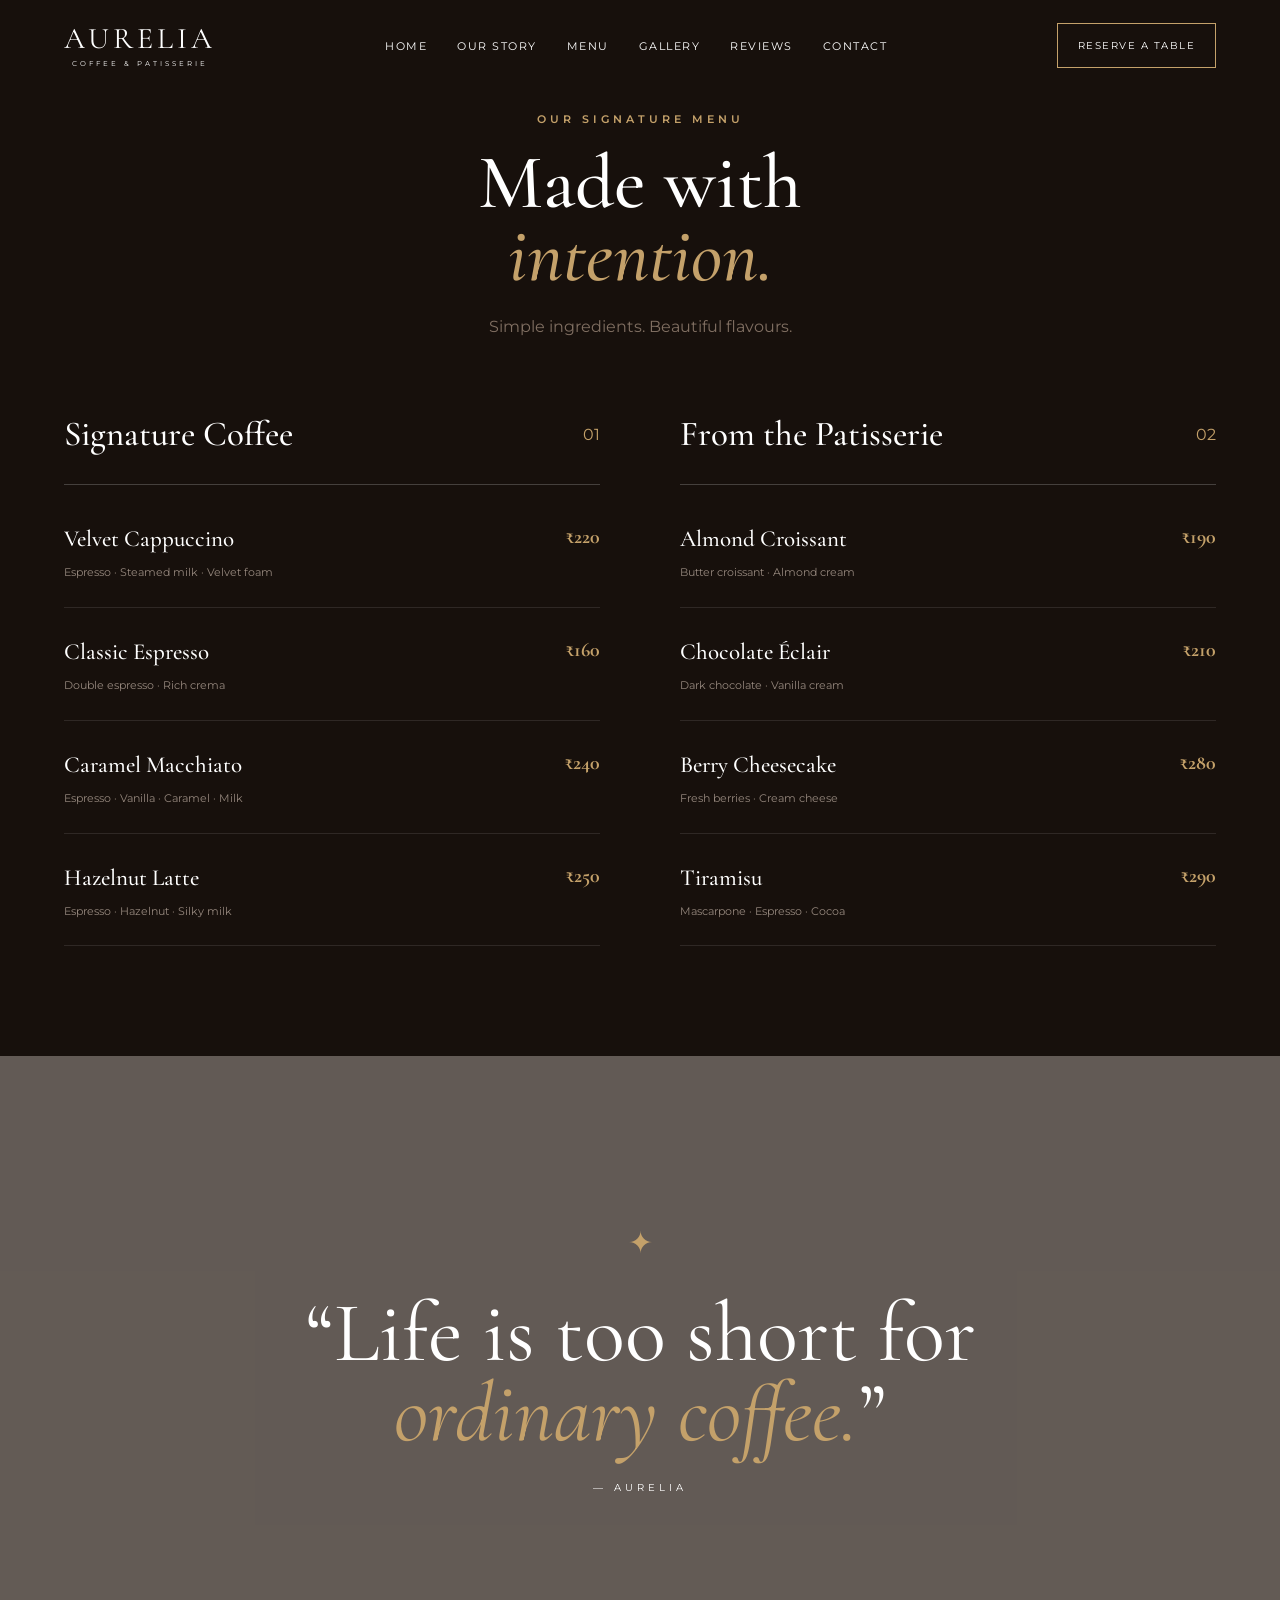
<file: menu.html>
<!DOCTYPE html>
<html lang="en">

<head>
    <meta charset="UTF-8">
    <meta name="viewport" content="width=device-width, initial-scale=1.0">

    <meta name="description"
        content="AURELIA Coffee & Patisserie - A luxurious destination for handcrafted coffee, pastries and unforgettable moments.">

    <title>AURELIA | Coffee & Patisserie</title>

    <!-- Google Fonts -->
    <link rel="preconnect" href="https://fonts.googleapis.com">
    <link rel="preconnect" href="https://fonts.gstatic.com" crossorigin>

    <link
        href="https://fonts.googleapis.com/css2?family=Cormorant+Garamond:wght@400;500;600;700&family=Montserrat:wght@300;400;500;600&display=swap"
        rel="stylesheet">

    <!-- CSS -->
    <link rel="stylesheet" href="style.css">
</head>

<body>

    <!--HEADER-->

    <header class="header">

        <nav class="navbar container">

            <a href="#home" class="logo">
                AURELIA
                <span>COFFEE & PATISSERIE</span>
            </a>

            <button class="menu-toggle" aria-label="Open navigation menu">
                <span></span>
                <span></span>
                <span></span>
            </button>

            <ul class="nav-links">
                <li><a href="#home">Home</a></li>
                <li><a href="#about">Our Story</a></li>
                <li><a href="#menu">Menu</a></li>
                <li><a href="#gallery">Gallery</a></li>
                <li><a href="#reviews">Reviews</a></li>
                <li><a href="#contact">Contact</a></li>
            </ul>

            <a href="#reservation" class="nav-button">
                Reserve a Table
            </a>

        </nav>

    </header>


    <!--MAIN -->

    <main>

      

        <!-- MENU -->

        <section class="menu-section section" id="menu">

            <div class="container">

                <div class="section-heading reveal">

                    <p class="eyebrow">OUR SIGNATURE MENU</p>

                    <h2>
                        Made with
                        <span>intention.</span>
                    </h2>

                    <p>
                        Simple ingredients. Beautiful flavours.
                    </p>

                </div>


                <div class="menu-grid">

                    <!-- Coffee -->

                    <div class="menu-category reveal">

                        <div class="category-heading">
                            <h3>Signature Coffee</h3>
                            <span>01</span>
                        </div>

                        <article class="menu-item">
                            <div>
                                <h4>Velvet Cappuccino</h4>
                                <p>Espresso · Steamed milk · Velvet foam</p>
                            </div>
                            <strong>₹220</strong>
                        </article>

                        <article class="menu-item">
                            <div>
                                <h4>Classic Espresso</h4>
                                <p>Double espresso · Rich crema</p>
                            </div>
                            <strong>₹160</strong>
                        </article>

                        <article class="menu-item">
                            <div>
                                <h4>Caramel Macchiato</h4>
                                <p>Espresso · Vanilla · Caramel · Milk</p>
                            </div>
                            <strong>₹240</strong>
                        </article>

                        <article class="menu-item">
                            <div>
                                <h4>Hazelnut Latte</h4>
                                <p>Espresso · Hazelnut · Silky milk</p>
                            </div>
                            <strong>₹250</strong>
                        </article>

                    </div>


                    <!-- Pastries -->

                    <div class="menu-category reveal">

                        <div class="category-heading">
                            <h3>From the Patisserie</h3>
                            <span>02</span>
                        </div>

                        <article class="menu-item">
                            <div>
                                <h4>Almond Croissant</h4>
                                <p>Butter croissant · Almond cream</p>
                            </div>
                            <strong>₹190</strong>
                        </article>

                        <article class="menu-item">
                            <div>
                                <h4>Chocolate Éclair</h4>
                                <p>Dark chocolate · Vanilla cream</p>
                            </div>
                            <strong>₹210</strong>
                        </article>

                        <article class="menu-item">
                            <div>
                                <h4>Berry Cheesecake</h4>
                                <p>Fresh berries · Cream cheese</p>
                            </div>
                            <strong>₹280</strong>
                        </article>

                        <article class="menu-item">
                            <div>
                                <h4>Tiramisu</h4>
                                <p>Mascarpone · Espresso · Cocoa</p>
                            </div>
                            <strong>₹290</strong>
                        </article>

                    </div>

                </div>

            </div>

        </section>


        <!--QUOTE -->

        <section class="quote-section">

            <div class="quote-overlay"></div>

            <div class="container quote-content reveal">

                <span>✦</span>

                <blockquote>
                    “Life is too short for
                    <em>ordinary coffee.</em>”
                </blockquote>

                <p>— AURELIA</p>

            </div>

        </section>


      
    <!-- JAVASCRIPT-->

    <script src="script.js"></script>

</body>

</html>
</file>
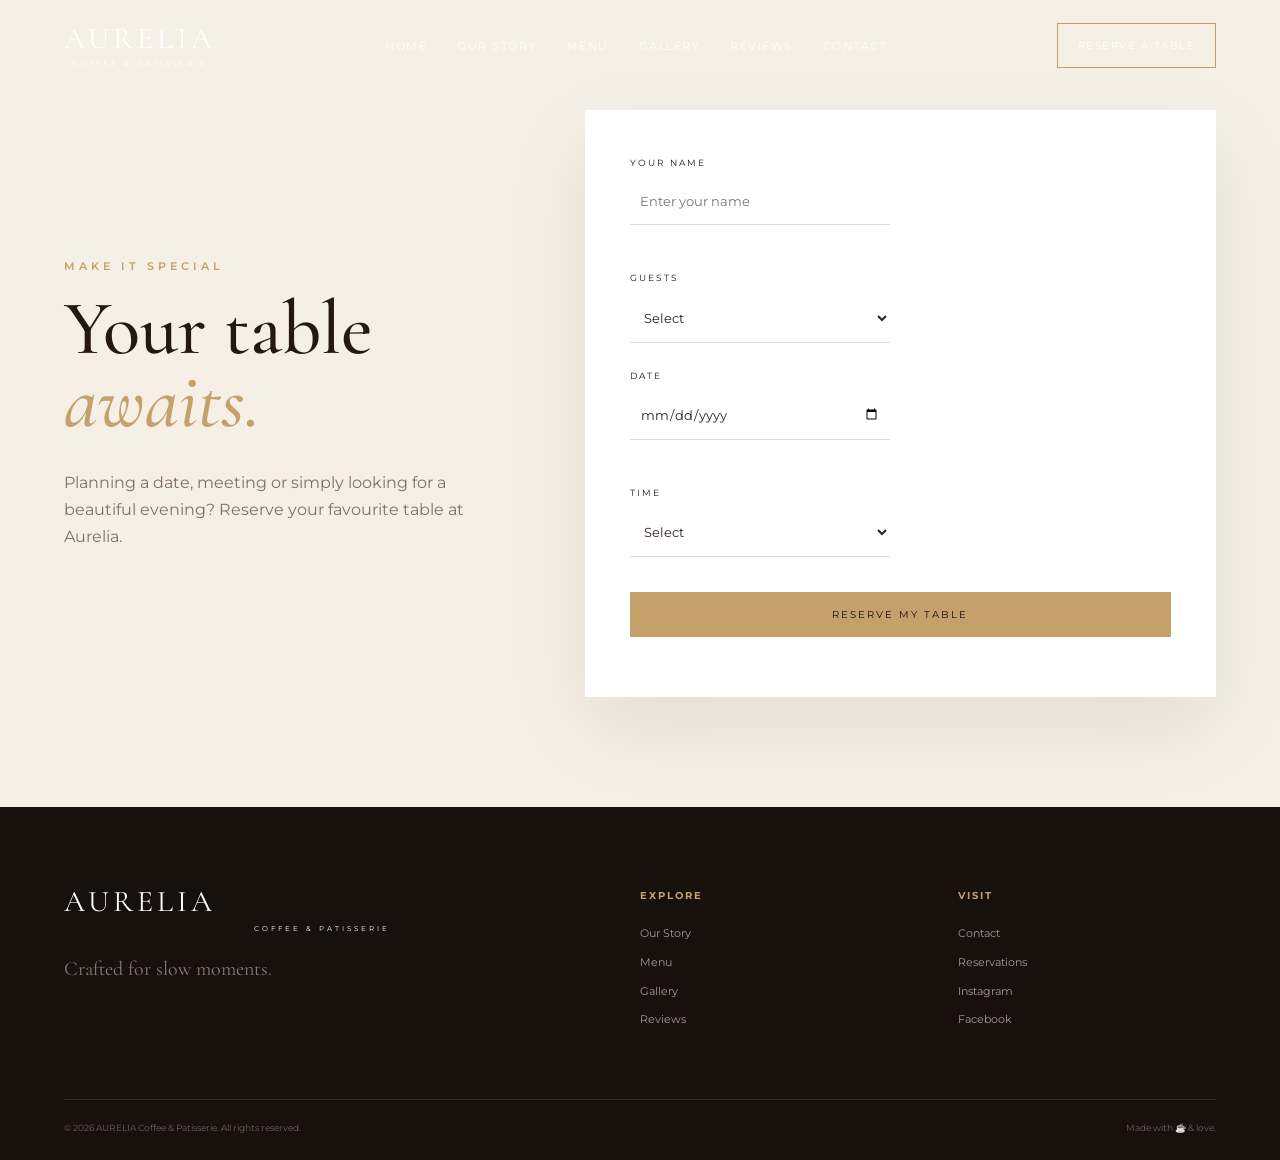
<file: reservation.html>
<!DOCTYPE html>
<html lang="en">

<head>
    <meta charset="UTF-8">
    <meta name="viewport" content="width=device-width, initial-scale=1.0">

    <meta name="description"
        content="AURELIA Coffee & Patisserie - A luxurious destination for handcrafted coffee, pastries and unforgettable moments.">

    <title>AURELIA | Coffee & Patisserie</title>

    <!-- Google Fonts -->
    <link rel="preconnect" href="https://fonts.googleapis.com">
    <link rel="preconnect" href="https://fonts.gstatic.com" crossorigin>

    <link
        href="https://fonts.googleapis.com/css2?family=Cormorant+Garamond:wght@400;500;600;700&family=Montserrat:wght@300;400;500;600&display=swap"
        rel="stylesheet">

    <!-- CSS -->
    <link rel="stylesheet" href="style.css">
</head>

<body>

    <!-- HEADER -->

    <header class="header">

        <nav class="navbar container">

            <a href="#home" class="logo">
                AURELIA
                <span>COFFEE & PATISSERIE</span>
            </a>

            <button class="menu-toggle" aria-label="Open navigation menu">
                <span></span>
                <span></span>
                <span></span>
            </button>

            <ul class="nav-links">
                <li><a href="#home">Home</a></li>
                <li><a href="#about">Our Story</a></li>
                <li><a href="#menu">Menu</a></li>
                <li><a href="#gallery">Gallery</a></li>
                <li><a href="#reviews">Reviews</a></li>
                <li><a href="#contact">Contact</a></li>
            </ul>

            <a href="#reservation" class="nav-button">
                Reserve a Table
            </a>

        </nav>

    </header>


    <!-- MAIN -->

    <main>



        <!-- RESERVATION -->

        <section class="reservation section" id="reservation">

            <div class="container reservation-grid">

                <div class="reservation-content reveal">

                    <p class="eyebrow">MAKE IT SPECIAL</p>

                    <h2>
                        Your table
                        <span>awaits.</span>
                    </h2>

                    <p>
                        Planning a date, meeting or simply looking for
                        a beautiful evening? Reserve your favourite table
                        at Aurelia.
                    </p>

                </div>


                <form class="reservation-form reveal" id="reservationForm">

                    <div class="form-row">

                        <div class="form-group">
                            <label for="name">Your Name</label>
                            <input type="text" id="name" name="name"
                                placeholder="Enter your name" required>
                        </div><br>

                        <div class="form-group">
                            <label for="guests">Guests</label>

                            <select id="guests" name="guests" required>
                                <option value="">Select</option>
                                <option>1 Guest</option>
                                <option>2 Guests</option>
                                <option>3 Guests</option>
                                <option>4 Guests</option>
                                <option>5+ Guests</option>
                            </select>
                        </div><br>

                    </div>


                    <div class="form-row">

                        <div class="form-group">
                            <label for="date">Date</label>
                            <input type="date" id="date" name="date" required>
                        </div><br>

                        <div class="form-group">
                            <label for="time">Time</label>

                            <select id="time" name="time" required>
                                <option value="">Select</option>
                                <option>10:00 AM</option>
                                <option>12:00 PM</option>
                                <option>2:00 PM</option>
                                <option>4:00 PM</option>
                                <option>6:00 PM</option>
                                <option>8:00 PM</option>
                            </select>
                        </div><br>

                    </div>


                    <button type="submit" class="primary-button form-button">
                        Reserve My Table
                    </button>

                    <p class="form-message" id="formMessage"></p>

                </form>

            </div>

        </section>


      


    <!-- FOOTER -->

    <footer class="footer">

        <div class="container footer-grid">

            <div class="footer-brand">

                <a href="#home" class="logo">
                    AURELIA
                    <span>COFFEE & PATISSERIE</span>
                </a>

                <p>
                    Crafted for slow moments.
                </p>

            </div>


            <div class="footer-links">

                <h4>Explore</h4>

                <a href="#about">Our Story</a>
                <a href="#menu">Menu</a>
                <a href="#gallery">Gallery</a>
                <a href="#reviews">Reviews</a>

            </div>


            <div class="footer-links">

                <h4>Visit</h4>

                <a href="#contact">Contact</a>
                <a href="#reservation">Reservations</a>
                <a href="#">Instagram</a>
                <a href="#">Facebook</a>

            </div>

        </div>


        <div class="footer-bottom container">

            <p>
                © 2026 AURELIA Coffee & Patisserie. All rights reserved.
            </p>

            <p>
                Made with ☕ & love.
            </p>

        </div>

    </footer>


    <!-- JAVASCRIPT -->

    <script src="script.js"></script>

</body>

</html>
</file>
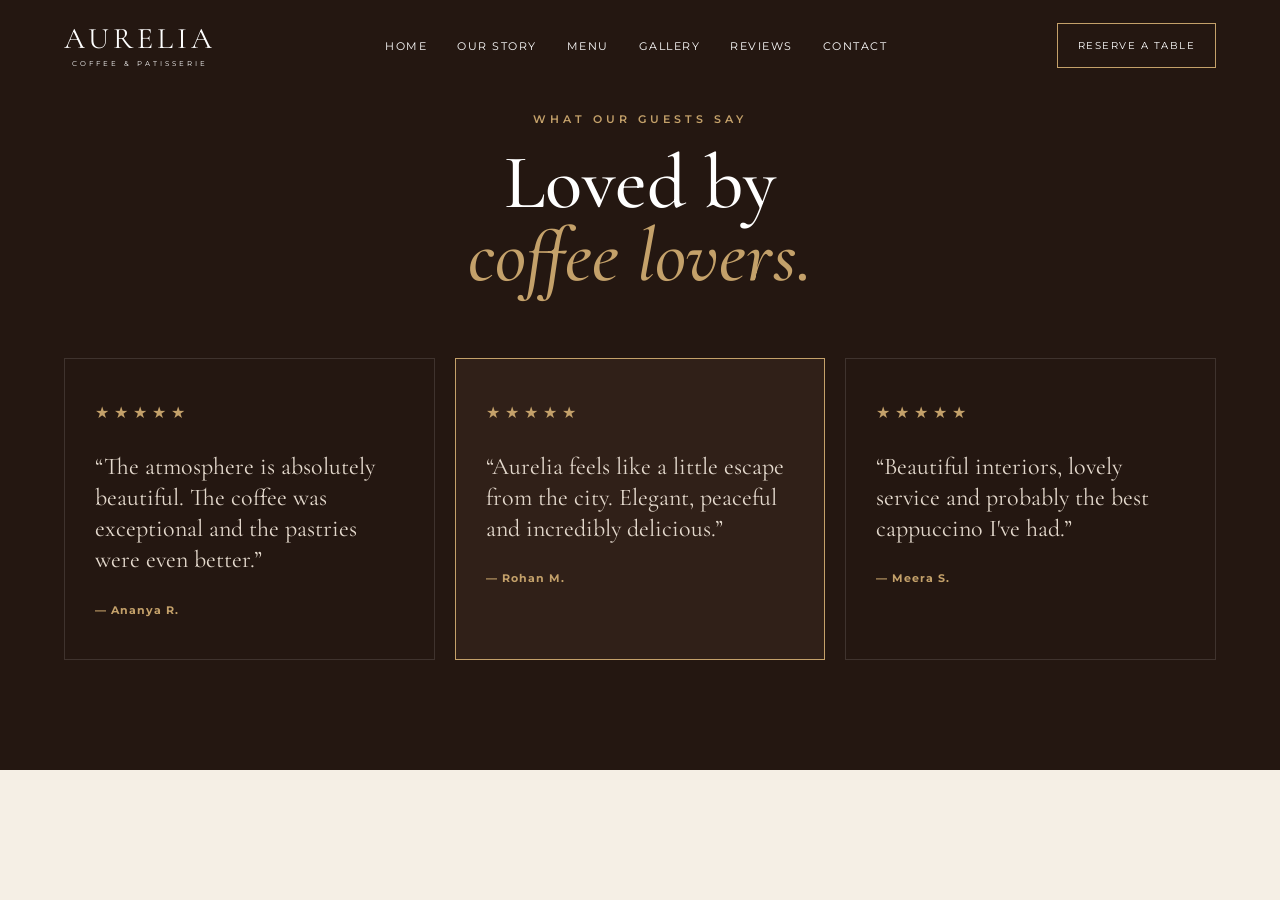
<file: reviews.html>
<!DOCTYPE html>
<html lang="en">

<head>
    <meta charset="UTF-8">
    <meta name="viewport" content="width=device-width, initial-scale=1.0">

    <meta name="description"
        content="AURELIA Coffee & Patisserie - A luxurious destination for handcrafted coffee, pastries and unforgettable moments.">

    <title>AURELIA | Coffee & Patisserie</title>

    <!-- Google Fonts -->
    <link rel="preconnect" href="https://fonts.googleapis.com">
    <link rel="preconnect" href="https://fonts.gstatic.com" crossorigin>

    <link
        href="https://fonts.googleapis.com/css2?family=Cormorant+Garamond:wght@400;500;600;700&family=Montserrat:wght@300;400;500;600&display=swap"
        rel="stylesheet">

    <!-- CSS -->
    <link rel="stylesheet" href="style.css">
</head>

<body>

    <!--HEADER -->

    <header class="header">

        <nav class="navbar container">

            <a href="#home" class="logo">
                AURELIA
                <span>COFFEE & PATISSERIE</span>
            </a>

            <button class="menu-toggle" aria-label="Open navigation menu">
                <span></span>
                <span></span>
                <span></span>
            </button>

            <ul class="nav-links">
                <li><a href="#home">Home</a></li>
                <li><a href="#about">Our Story</a></li>
                <li><a href="#menu">Menu</a></li>
                <li><a href="#gallery">Gallery</a></li>
                <li><a href="#reviews">Reviews</a></li>
                <li><a href="#contact">Contact</a></li>
            </ul>

            <a href="#reservation" class="nav-button">
                Reserve a Table
            </a>

        </nav>

    </header>


    <!-- MAIN -->

    <main>



        <!--REVIEWS-->

        <section class="reviews section" id="reviews">

            <div class="container">

                <div class="section-heading reveal">

                    <p class="eyebrow">WHAT OUR GUESTS SAY</p>

                    <h2>
                        Loved by
                        <span>coffee lovers.</span>
                    </h2>

                </div>


                <div class="reviews-grid">

                    <article class="review-card reveal">

                        <div class="stars">★★★★★</div>

                        <p>
                            “The atmosphere is absolutely beautiful.
                            The coffee was exceptional and the pastries
                            were even better.”
                        </p>

                        <h4>— Ananya R.</h4>

                    </article>


                    <article class="review-card featured-review reveal">

                        <div class="stars">★★★★★</div>

                        <p>
                            “Aurelia feels like a little escape from the
                            city. Elegant, peaceful and incredibly delicious.”
                        </p>

                        <h4>— Rohan M.</h4>

                    </article>


                    <article class="review-card reveal">

                        <div class="stars">★★★★★</div>

                        <p>
                            “Beautiful interiors, lovely service and
                            probably the best cappuccino I've had.”
                        </p>

                        <h4>— Meera S.</h4>

                    </article>

                </div>

            </div>

        </section>


        


    <!--JAVASCRIPT -->

    <script src="script.js"></script>

</body>

</html>
</file>
<file: style.css>
/*AURELIA CAFE
   PREMIUM LUXURY STYLES */


/* RESET */

* {
    margin: 0;
    padding: 0;
    box-sizing: border-box;
}

html {
    scroll-behavior: smooth;
}

body {
    font-family: "Montserrat", sans-serif;
    background: #f5efe5;
    color: #241811;
    line-height: 1.7;
    overflow-x: hidden;
}

img {
    width: 100%;
    display: block;
}

a {
    text-decoration: none;
    color: inherit;
}

button,
input,
select {
    font-family: inherit;
}


/*VARIABLES */

:root {
    --dark: #17100c;
    --dark-brown: #291b14;
    --brown: #493025;
    --gold: #c4a16a;
    --cream: #f5efe5;
    --light: #faf7f1;
    --text: #30231c;
    --muted: #806f62;
    --border: rgba(73, 48, 37, 0.18);

    --serif: "Cormorant Garamond", serif;
}


/* COMMON */

.container {
    width: min(1180px, 90%);
    margin: auto;
}

.section {
    padding: 110px 0;
}

.eyebrow {
    color: var(--gold);
    font-size: 11px;
    font-weight: 600;
    letter-spacing: 4px;
    margin-bottom: 18px;
}

.eyebrow.dark {
    color: #80654b;
}

.section-heading {
    text-align: center;
    max-width: 650px;
    margin: 0 auto 65px;
}

.section-heading h2,
.about-content h2,
.reservation-content h2,
.contact-content h2,
.intro h2 {
    font-family: var(--serif);
    font-size: clamp(48px, 6vw, 78px);
    font-weight: 500;
    line-height: 0.95;
}

.section-heading h2 span,
.about-content h2 span,
.reservation-content h2 span,
.contact-content h2 span,
.intro h2 span {
    display: block;
    font-style: italic;
    color: var(--gold);
}

.section-heading > p:last-child {
    margin-top: 20px;
    color: var(--muted);
}


/*  HEADER */

.header {
    position: fixed;
    top: 0;
    left: 0;
    width: 100%;
    z-index: 1000;
    transition: 0.4s ease;
}

.header.scrolled {
    background: rgba(23, 16, 12, 0.96);
    backdrop-filter: blur(15px);
}

.navbar {
    min-height: 90px;
    display: flex;
    align-items: center;
    justify-content: space-between;
}

.logo {
    color: #fff;
    font-family: var(--serif);
    font-size: 30px;
    letter-spacing: 4px;
    line-height: 1;
}

.logo span {
    display: block;
    font-family: "Montserrat", sans-serif;
    font-size: 7px;
    letter-spacing: 3px;
    margin-top: 6px;
    text-align: center;
}

.nav-links {
    display: flex;
    gap: 30px;
    list-style: none;
}

.nav-links a {
    color: #fff;
    font-size: 11px;
    text-transform: uppercase;
    letter-spacing: 1.5px;
    position: relative;
}

.nav-links a::after {
    content: "";
    position: absolute;
    left: 0;
    bottom: -7px;
    width: 0;
    height: 1px;
    background: var(--gold);
    transition: 0.3s;
}

.nav-links a:hover::after {
    width: 100%;
}

.nav-button {
    border: 1px solid var(--gold);
    color: #fff;
    padding: 13px 20px;
    font-size: 10px;
    text-transform: uppercase;
    letter-spacing: 1.5px;
    transition: 0.3s;
}

.nav-button:hover {
    background: var(--gold);
    color: var(--dark);
}

.menu-toggle {
    display: none;
    background: none;
    border: none;
    cursor: pointer;
}

.menu-toggle span {
    display: block;
    width: 28px;
    height: 1px;
    background: #fff;
    margin: 6px;
}


/*HERO */

.hero {
    min-height: 100vh;
    position: relative;
    display: flex;
    align-items: center;
    background:
        url("https://images.unsplash.com/photo-1495474472287-4d71bcdd2085?auto=format&fit=crop&w=2000&q=90")
        center / cover;
    color: #fff;
}

.hero-overlay {
    position: absolute;
    inset: 0;
    background:
        linear-gradient(
            90deg,
            rgba(12, 8, 5, 0.88),
            rgba(12, 8, 5, 0.38),
            rgba(12, 8, 5, 0.55)
        );
}

.hero-content {
    position: relative;
    z-index: 2;
    padding-top: 80px;
}

.hero h1 {
    font-family: var(--serif);
    font-size: clamp(65px, 9vw, 125px);
    font-weight: 400;
    line-height: 0.82;
    max-width: 800px;
}

.hero h1 span {
    display: block;
    color: var(--gold);
    font-style: italic;
}

.hero-text {
    max-width: 450px;
    margin: 35px 0;
    color: #e4d9cd;
    font-size: 15px;
    font-weight: 300;
}

.hero-buttons {
    display: flex;
    gap: 15px;
}

.primary-button,
.secondary-button {
    display: inline-block;
    padding: 15px 27px;
    font-size: 10px;
    letter-spacing: 2px;
    text-transform: uppercase;
    transition: 0.3s;
}

.primary-button {
    background: var(--gold);
    color: var(--dark);
    border: 1px solid var(--gold);
}

.primary-button:hover {
    background: transparent;
    color: #fff;
}

.secondary-button {
    border: 1px solid rgba(255, 255, 255, 0.5);
    color: #fff;
}

.secondary-button:hover {
    border-color: var(--gold);
    color: var(--gold);
}

.scroll-indicator {
    position: absolute;
    right: 5%;
    bottom: 50px;
    color: #fff;
    font-size: 8px;
    letter-spacing: 3px;
    writing-mode: vertical-rl;
    display: flex;
    align-items: center;
    gap: 15px;
}

.scroll-indicator div {
    width: 1px;
    height: 70px;
    background: var(--gold);
}


/*INTRO */

.intro {
    background: var(--cream);
}

.intro-content {
    display: grid;
    grid-template-columns: 1fr 1fr;
    gap: 100px;
    align-items: center;
}

.intro-description {
    color: var(--muted);
    max-width: 450px;
}


/*FEATURES*/

.features {
    background: var(--light);
}

.feature-grid {
    display: grid;
    grid-template-columns: repeat(3, 1fr);
    gap: 25px;
}

.feature-card {
    padding: 45px 35px;
    border: 1px solid var(--border);
    position: relative;
    transition: 0.4s;
}

.feature-card:hover {
    transform: translateY(-10px);
    background: #fff;
    box-shadow: 0 25px 60px rgba(40, 25, 15, 0.08);
}

.feature-number {
    position: absolute;
    right: 25px;
    top: 20px;
    color: #c7b8a6;
    font-family: var(--serif);
    font-size: 35px;
}

.feature-icon {
    font-size: 35px;
    margin-bottom: 25px;
}

.feature-card h3 {
    font-family: var(--serif);
    font-size: 30px;
    font-weight: 600;
    margin-bottom: 12px;
}

.feature-card p {
    color: var(--muted);
    font-size: 13px;
}


/* ABOUT*/

.about {
    background: #fffaf3;
}

.about-grid {
    display: grid;
    grid-template-columns: 1fr 1fr;
    gap: 90px;
    align-items: center;
}

.about-image {
    position: relative;
}

.about-image::before {
    content: "";
    position: absolute;
    width: 90%;
    height: 90%;
    border: 1px solid var(--gold);
    left: -20px;
    top: 20px;
    z-index: 0;
}

.about-image img {
    position: relative;
    z-index: 1;
    height: 650px;
    object-fit: cover;
}

.about-content > p:not(.eyebrow) {
    color: var(--muted);
    margin-top: 25px;
    max-width: 500px;
}

.text-link {
    display: inline-flex;
    gap: 15px;
    align-items: center;
    margin-top: 30px;
    font-size: 10px;
    text-transform: uppercase;
    letter-spacing: 2px;
    border-bottom: 1px solid var(--gold);
    padding-bottom: 7px;
}

.text-link span {
    color: var(--gold);
    font-size: 18px;
}


/* MENU*/

.menu-section {
    background: var(--dark);
    color: #fff;
}

.menu-grid {
    display: grid;
    grid-template-columns: 1fr 1fr;
    gap: 80px;
}

.category-heading {
    display: flex;
    justify-content: space-between;
    align-items: center;
    padding-bottom: 20px;
    border-bottom: 1px solid rgba(255, 255, 255, 0.2);
    margin-bottom: 10px;
}

.category-heading h3 {
    font-family: var(--serif);
    font-size: 35px;
    font-weight: 500;
}

.category-heading span {
    color: var(--gold);
}

.menu-item {
    display: flex;
    justify-content: space-between;
    gap: 30px;
    padding: 25px 0;
    border-bottom: 1px solid rgba(255, 255, 255, 0.1);
    transition: 0.3s;
}

.menu-item:hover {
    padding-left: 10px;
}

.menu-item h4 {
    font-family: var(--serif);
    font-size: 23px;
    font-weight: 500;
}

.menu-item p {
    color: #95877d;
    font-size: 11px;
    margin-top: 4px;
}

.menu-item strong {
    color: var(--gold);
    font-family: var(--serif);
    font-size: 20px;
    white-space: nowrap;
}


/*QUOTE */

.quote-section {
    min-height: 600px;
    position: relative;
    display: grid;
    place-items: center;
    text-align: center;
    color: #fff;
    background:
        url("https://images.unsplash.com/photo-1498804103079-a6351b050096?auto=format&fit=crop&w=1800&q=85")
        center / cover fixed;
}

.quote-overlay {
    position: absolute;
    inset: 0;
    background: rgba(20, 12, 8, 0.65);
}

.quote-content {
    position: relative;
}

.quote-content > span {
    color: var(--gold);
    font-size: 30px;
}

blockquote {
    font-family: var(--serif);
    font-size: clamp(45px, 7vw, 85px);
    line-height: 0.95;
    max-width: 900px;
    margin: 25px auto;
}

blockquote em {
    color: var(--gold);
}

.quote-content p {
    font-size: 10px;
    letter-spacing: 4px;
}


/*GALLERY */

.gallery {
    background: var(--cream);
}

.gallery-grid {
    display: grid;
    grid-template-columns: repeat(3, 1fr);
    grid-auto-rows: 280px;
    gap: 15px;
}

.gallery-item {
    position: relative;
    overflow: hidden;
    cursor: pointer;
}

.gallery-large {
    grid-row: span 2;
}

.gallery-item img {
    height: 100%;
    object-fit: cover;
    transition: transform 0.7s ease;
}

.gallery-item::after {
    content: "";
    position: absolute;
    inset: 0;
    background: linear-gradient(
        transparent,
        rgba(20, 12, 8, 0.8)
    );
    opacity: 0;
    transition: 0.4s;
}

.gallery-item figcaption {
    position: absolute;
    bottom: 25px;
    left: 25px;
    color: #fff;
    z-index: 2;
    font-family: var(--serif);
    font-size: 25px;
    transform: translateY(20px);
    opacity: 0;
    transition: 0.4s;
}

.gallery-item:hover img {
    transform: scale(1.08);
}

.gallery-item:hover::after,
.gallery-item:hover figcaption {
    opacity: 1;
}

.gallery-item:hover figcaption {
    transform: translateY(0);
}


/*REVIEWS */

.reviews {
    background: #241711;
    color: #fff;
}

.reviews-grid {
    display: grid;
    grid-template-columns: repeat(3, 1fr);
    gap: 20px;
}

.review-card {
    padding: 40px 30px;
    border: 1px solid rgba(255, 255, 255, 0.12);
}

.featured-review {
    background: #302018;
    border-color: var(--gold);
}

.stars {
    color: var(--gold);
    letter-spacing: 5px;
    margin-bottom: 25px;
}

.review-card p {
    font-family: var(--serif);
    font-size: 24px;
    line-height: 1.3;
    color: #e3d8cc;
}

.review-card h4 {
    margin-top: 25px;
    color: var(--gold);
    font-size: 11px;
    letter-spacing: 1px;
}


/*RESERVATION */

.reservation {
    background: var(--cream);
}

.reservation-grid {
    display: grid;
    grid-template-columns: 0.8fr 1.2fr;
    gap: 100px;
    align-items: center;
}

.reservation-content > p:last-child {
    color: var(--muted);
    margin-top: 30px;
    max-width: 450px;
}

.reservation-form {
    background: #fff;
    padding: 45px;
    box-shadow: 0 30px 80px rgba(45, 25, 10, 0.08);
}

.form-row {
    display: grid;
    grid-template-columns: 1fr 1fr;
    gap: 20px;
}

.form-group {
    margin-bottom: 25px;
}

.form-group label {
    display: block;
    font-size: 9px;
    text-transform: uppercase;
    letter-spacing: 2px;
    margin-bottom: 8px;
}

.form-group input,
.form-group select {
    width: 100%;
    padding: 15px 10px;
    border: none;
    border-bottom: 1px solid var(--border);
    background: transparent;
    outline: none;
    color: var(--text);
}

.form-group input:focus,
.form-group select:focus {
    border-color: var(--gold);
}

.form-button {
    width: 100%;
    cursor: pointer;
    margin-top: 10px;
}

.form-message {
    text-align: center;
    margin-top: 15px;
    font-size: 12px;
}


/*CONTACT*/

.contact {
    background: #fffaf3;
}

.contact-grid {
    display: grid;
    grid-template-columns: 1fr 1fr;
    gap: 90px;
    align-items: center;
}

.contact-image img {
    height: 600px;
    object-fit: cover;
}

.contact-details {
    margin-top: 40px;
    display: grid;
    gap: 25px;
}

.contact-details small {
    color: var(--gold);
    font-size: 9px;
    letter-spacing: 2px;
}

.contact-details p {
    color: var(--muted);
    font-size: 13px;
    margin-top: 5px;
}


/*FOOTER*/

.footer {
    background: var(--dark);
    color: #fff;
    padding: 80px 0 25px;
}

.footer-grid {
    display: grid;
    grid-template-columns: 2fr 1fr 1fr;
    gap: 60px;
    padding-bottom: 70px;
}

.footer-brand p {
    color: #897a70;
    margin-top: 20px;
    font-family: var(--serif);
    font-size: 20px;
}

.footer-links {
    display: flex;
    flex-direction: column;
    gap: 10px;
}

.footer-links h4 {
    color: var(--gold);
    font-size: 10px;
    letter-spacing: 2px;
    text-transform: uppercase;
    margin-bottom: 10px;
}

.footer-links a {
    color: #a69a91;
    font-size: 11px;
}

.footer-links a:hover {
    color: #fff;
}

.footer-bottom {
    border-top: 1px solid rgba(255, 255, 255, 0.1);
    padding-top: 20px;
    display: flex;
    justify-content: space-between;
    color: #6f625a;
    font-size: 9px;
}


/* SCROLL REVEAL */

.reveal {
    opacity: 0;
    transform: translateY(35px);
    transition: opacity 0.8s ease, transform 0.8s ease;
}

.reveal.active {
    opacity: 1;
    transform: translateY(0);
}


/*RESPONSIVE */

@media (max-width: 900px) {

    .nav-links,
    .nav-button {
        display: none;
    }

    .menu-toggle {
        display: block;
    }

    .nav-links.mobile-active {
        position: absolute;
        top: 90px;
        left: 0;
        width: 100%;
        background: var(--dark);
        display: flex;
        flex-direction: column;
        padding: 30px;
        gap: 20px;
    }

    .hero h1 {
        font-size: 75px;
    }

    .intro-content,
    .about-grid,
    .reservation-grid,
    .contact-grid {
        grid-template-columns: 1fr;
        gap: 50px;
    }

    .feature-grid,
    .reviews-grid {
        grid-template-columns: 1fr;
    }

    .menu-grid {
        grid-template-columns: 1fr;
        gap: 60px;
    }

    .gallery-grid {
        grid-template-columns: 1fr 1fr;
    }

    .gallery-large {
        grid-row: span 1;
    }

    .reservation-form {
        padding: 30px;
    }

    .footer-grid {
        grid-template-columns: 1fr 1fr;
    }

    .footer-brand {
        grid-column: 1 / -1;
    }

}


@media (max-width: 600px) {

    .section {
        padding: 75px 0;
    }

    .navbar {
        min-height: 75px;
    }

    .hero {
        min-height: 90vh;
    }

    .hero h1 {
        font-size: 58px;
    }

    .hero-buttons {
        flex-direction: column;
        width: 220px;
    }

    .scroll-indicator {
        display: none;
    }

    .about-image img,
    .contact-image img {
        height: 450px;
    }

    .gallery-grid {
        grid-template-columns: 1fr;
        grid-auto-rows: 300px;
    }

    .form-row {
        grid-template-columns: 1fr;
        gap: 0;
    }

    .footer-grid {
        grid-template-columns: 1fr;
    }

    .footer-brand {
        grid-column: auto;
    }

    .footer-bottom {
        flex-direction: column;
        gap: 10px;
    }

    blockquote {
        font-size: 48px;
    }

}
</file>
